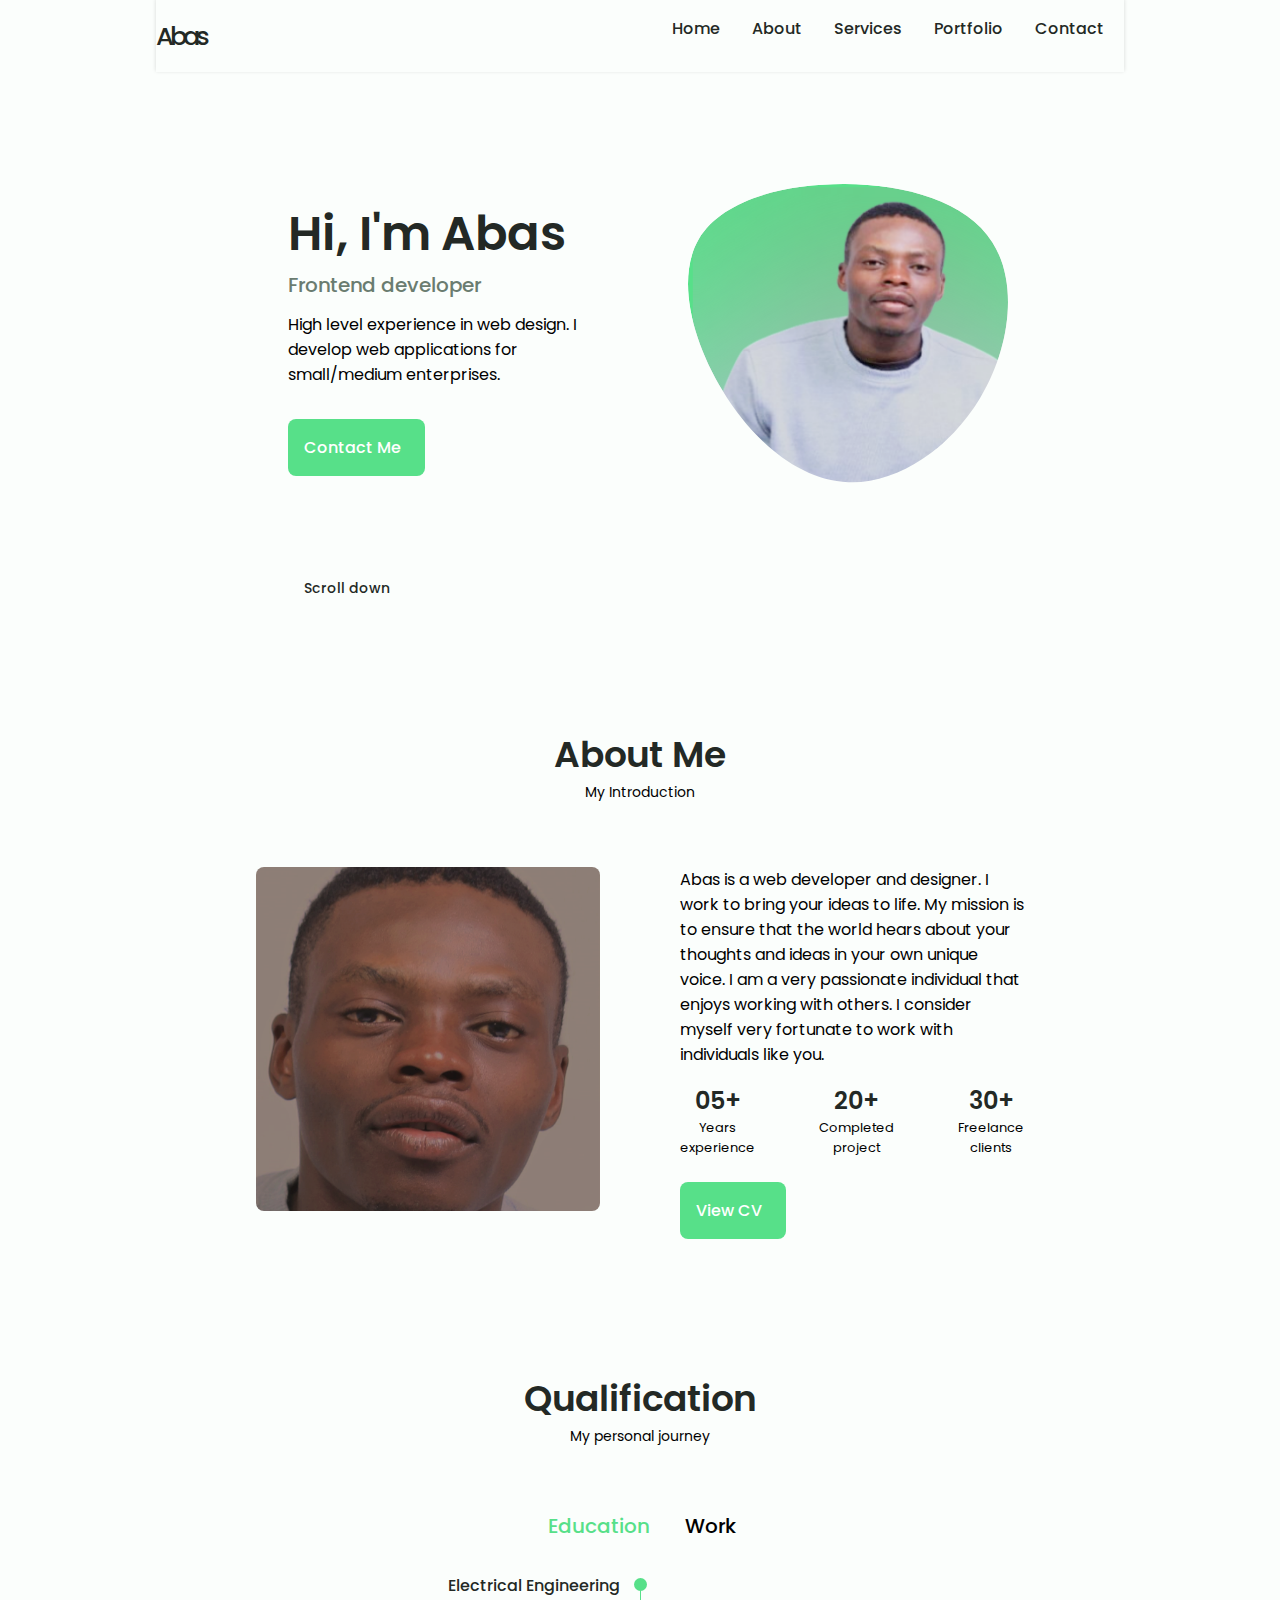
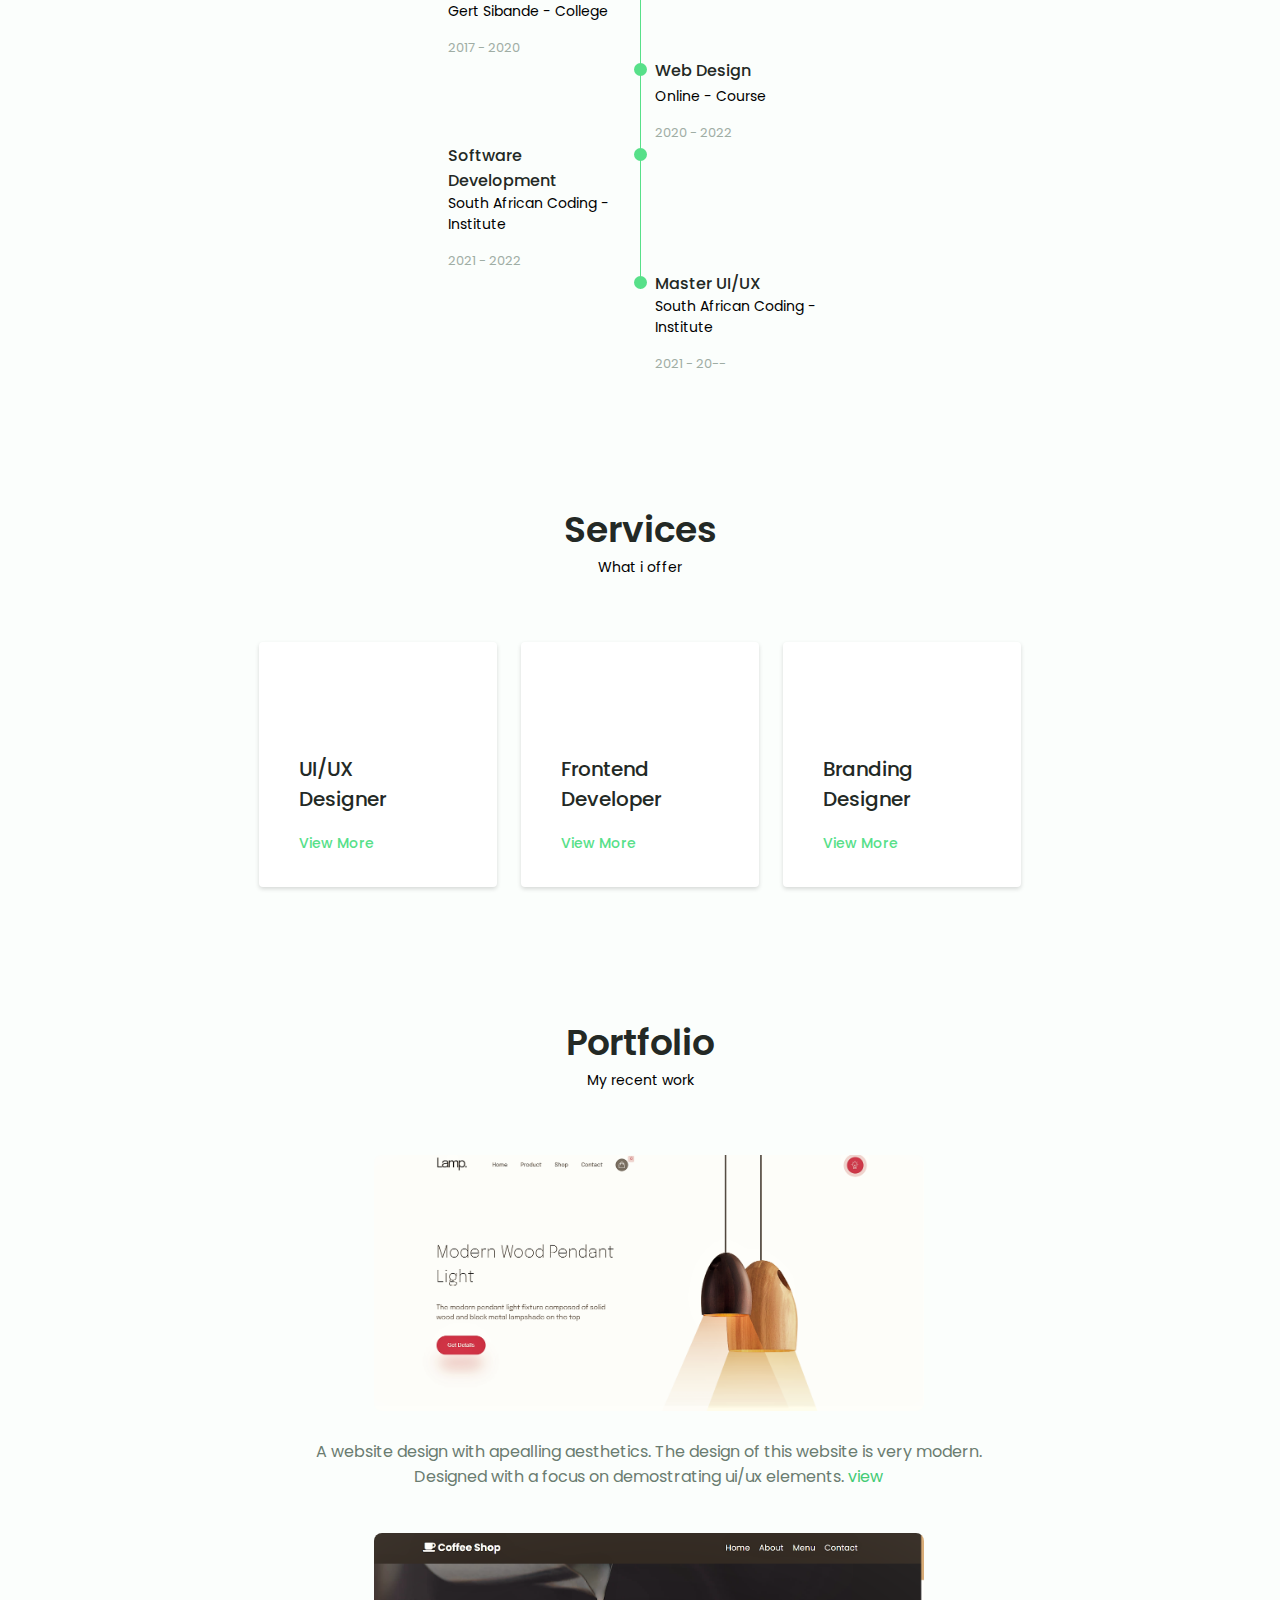
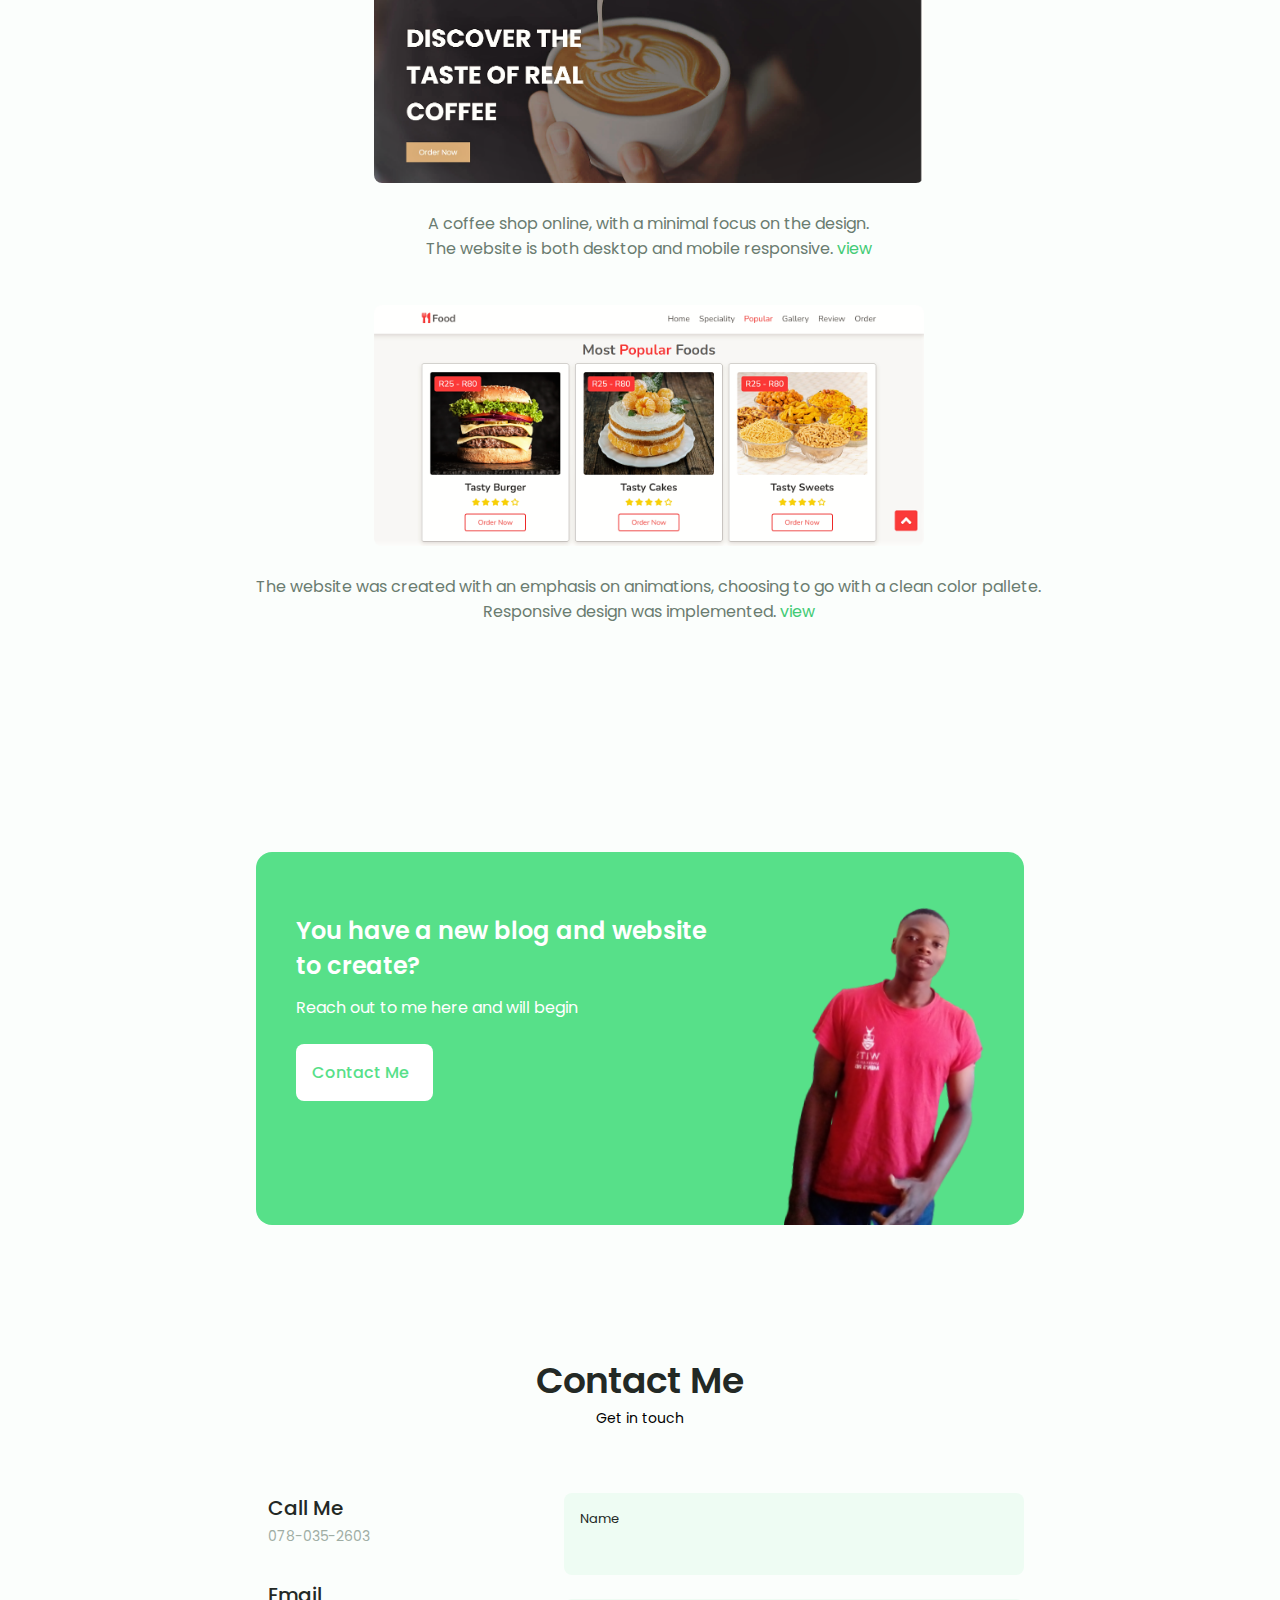
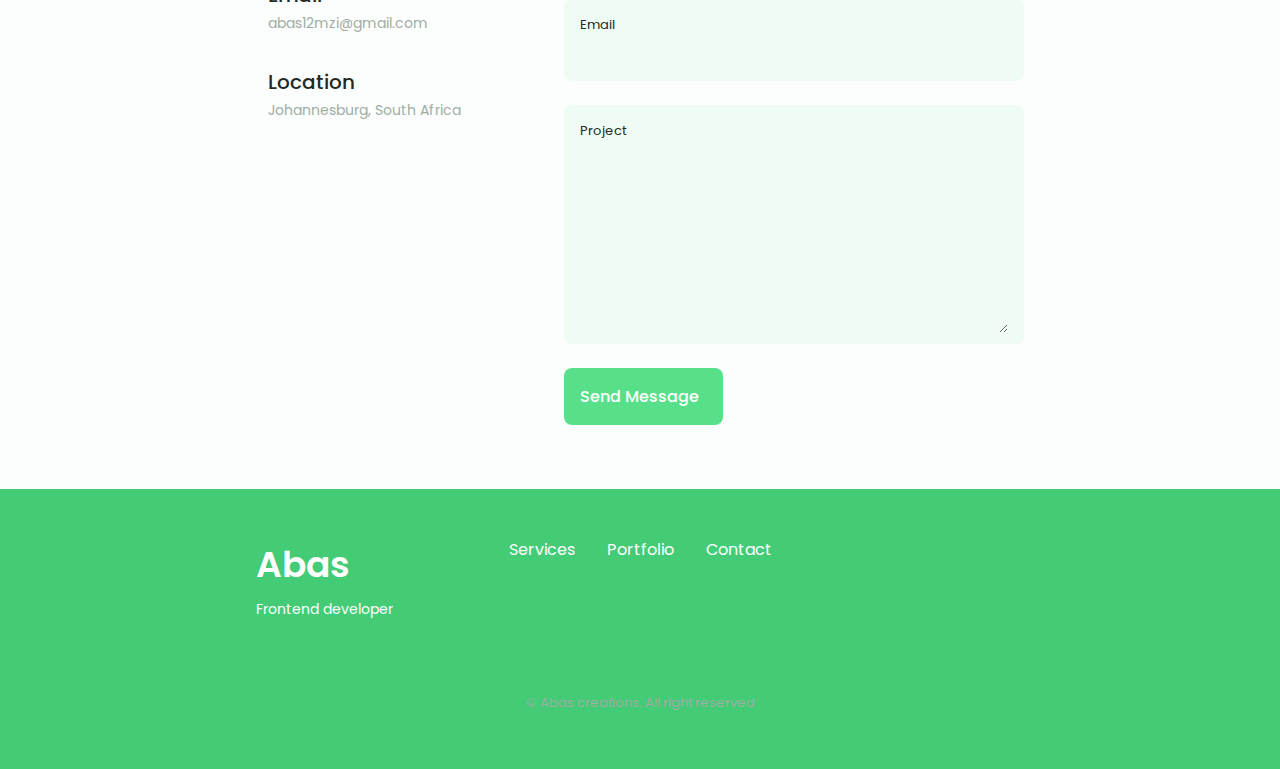
<file: index.html>
<!DOCTYPE html>
<html lang="en">
<head>
    <meta charset="UTF-8">
    <meta http-equiv="X-UA-Compatible" content="IE=edge">
    <meta name="viewport" content="width=device-width, initial-scale=1.0">
    <!-- ======================UNICONS ======================-->
    <link rel="stylesheet" href="https://unicons.iconscout.com/release/v3.0.6/css/line.css">
    <!-- ======================  CSS ======================-->
    <link rel="stylesheet" href="assets/css/styles.css">
    <title>Responsive Portfolio Website</title>
</head>
<body>
    <!---=========================== HEADER ==========================-->
    <header class="header" id="header">
        <nav class="nav container">
            <a href="#" class="nav__logo">Abas</a>

            <div class="nav__menu" id="nav-menu">
                <ul class="nav__list grid">
                    <li class="nav__item">
                        <a href="#home" class="nav__link">
                            <i class="uil uil-estate nav__icon"></i> Home
                        </a>
                    </li>
                    <li class="nav__item">
                        <a href="#about" class="nav__link">
                            <i class="uil uil-user nav__icon"></i> About
                        </a>
                    </li>
                    <li class="nav__item">
                        <a href="#services" class="nav__link">
                            <i class="uil uil-briefcase-alt nav__icon"></i> Services
                        </a>
                    </li>
                    <li class="nav__item">
                        <a href="#portfolio" class="nav__link">
                            <i class="uil uil-briefcase-alt nav__icon"></i> Portfolio
                        </a>
                    </li>
                    <li class="nav__item">
                        <a href="#contact" class="nav__link">
                            <i class="uil uil-message nav__icon"></i> Contact
                        </a>
                    </li>
                </ul>
                <i class="uil uil-times nav__close" id="nav-close"></i>
            </div>

            <div class="nav__btn">
                <div class="nav__toggle" id="nav-toggle">
                    <i class="uil uil-apps"></i>
                </div>
            </div>
        </nav>
    </header>
    <!---=========================== MAIN ==========================-->
    <main class="main">
        <!--======================= HOME ===========================-->
        <section class="home section" id="home">
            <div class="home__container container grid">
                <div class="home__content grid">
                    <div class="home__social">
                        <a href="https://www.linkedin.com" target="_blank" class="home__social-icon">
                            <i class="uil uil-linkedin-alt"></i>
                        </a>
                        <a href="https://twitter.com" target="_blank" class="home__social-icon">
                            <i class="uil uil-twitter-alt"></i>
                        </a>
                        <a href="https://web.facebook.com" target="_blank" class="home__social-icon">
                            <i class="uil uil-facebook-messenger-alt"></i>
                        </a>
                    </div>
                    <div class="home__img">
                        <!-- Blob svg class = home__blob-->
                        <!-- Image inside the svg class = home__blob-img  insert @ xlink:href= "assets/img/perfil.png" && x='12' y= '18'-->
                        <svg class="home__blob" viewBox="0 0 200 187" xmlns="http://www.w3.org/2000/svg" xmlns:xlink="http://www.w3.org/1999/xlink">
                            <mask id="mask0" mask-type="alpha">
                                <path d="M190.312 36.4879C206.582 62.1187 201.309 102.826 182.328 134.186C163.346 165.547 
                                130.807 187.559 100.226 186.353C69.6454 185.297 41.0228 161.023 21.7403 129.362C2.45775 
                                97.8511 -7.48481 59.1033 6.67581 34.5279C20.9871 10.1032 59.7028 -0.149132 97.9666 
                                0.00163737C136.23 0.303176 174.193 10.857 190.312 36.4879Z"/>
                            </mask>
                            <g mask="url(#mask0)">
                                <path d="M190.312 36.4879C206.582 62.1187 201.309 102.826 182.328 134.186C163.346 
                                165.547 130.807 187.559 100.226 186.353C69.6454 185.297 41.0228 161.023 21.7403 
                                129.362C2.45775 97.8511 -7.48481 59.1033 6.67581 34.5279C20.9871 10.1032 59.7028 
                                -0.149132 97.9666 0.00163737C136.23 0.303176 174.193 10.857 190.312 36.4879Z"/>
                                <image class="home__blob-img" x="3" y="2" xlink:href="assets/img/perfil2.png"/>
                            </g>
                        </svg>  
                    </div>
                    <div class="home__data">
                        <h1 class="home__title">Hi, I'm Abas</h1>
                        <h3 class="home__subtitle">Frontend developer</h3>
                        <p class="home__description">High level experience in web design. I develop web applications for<br>
                           small/medium enterprises.
                        </p>
                        <a href="#contact" class="button button--flex">
                           Contact Me <i class="uil uil-message button__icon"></i>
                        </a>
                    </div>
                </div>
                <div class="home__scroll">
                    <a href="#about" class="home__scroll-button button--flex">
                        <i class="uil uil-mouse-alt home__scroll-mouse"></i>
                        <span class="home__scroll-name">Scroll down</span>
                        <i class="uil uil-arrow-down home__scroll-arrow"></i>
                    </a>
                </div>
            </div>
        </section>
        <!--======================= ABOUT ===========================-->
        <section class="about section" id="about">
            <h2 class="section__title">About Me</h2>
            <span class="section__subtitle">My Introduction</span>

            <div class="about__container container grid">
                <img src="assets/img/about2.png" alt="" class="about__img">

                <div class="about__data">
                    <p class="about__description"> Abas is a web developer and designer. I work to bring your ideas to life. My mission is
                    to ensure that the world hears about your thoughts and ideas in your own unique voice. I am a very passionate individual
                    that enjoys working with others. I consider myself very fortunate to work with individuals like you. 
                    </p>
                    <div class="about__info">
                        <div>
                            <span class="about__info-title">05+</span>
                            <span class="about__info-name">Years <br> experience</span>
                        </div>
                        <div>
                            <span class="about__info-title">20+</span>
                            <span class="about__info-name">Completed <br> project</span>
                        </div>
                        <div>
                            <span class="about__info-title">30+</span>
                            <span class="about__info-name">Freelance <br> clients</span>
                        </div>
                    </div>
                    <div class="about__buttons">
                        <a href="assets/pdf/CV/CV.html" class="button button--flex">
                           View CV <i class="uil uil-download-alt button__icon"></i>
                        </a>
                    </div>
                </div>
            </div>
        </section>
        <!--======================= SKILLS ===========================-->
        <!--======================= QUALIFICATION ===========================-->
        <section class="qualification section">
            <h2 class="section__title">Qualification</h2>
            <span class="section__subtitle">My personal journey</span>

            <div class="qualification__container container">
                <div class="qualification__tabs">
                    <div class="qualification__button button--flex qualification__active" data-target="#education">
                        <i class="uil uil-graduation-cap qualification__icon"></i>
                        Education
                    </div>

                    <div class="qualification__button button--flex" data-target="#work">
                        <i class="uil uil-briefcase-alt qualification__icon"></i>
                        Work
                    </div>
                </div>
                <div class="qualification__sections">
                           <!--======================= QUALIFICATION CONTENT 1 ===========================-->
                      <div class="qualification__content qualification__active" data-content="" id="education">
                              <!--======================= QUALIFICATION 1 ===========================-->
                            <div class="qualification__data">
                                <div>
                                    <h3 class="qualification__title">Electrical Engineering</h3>
                                    <span class="qualification__subtitle">Gert Sibande - College</span>
                                    <div class="qualification__calender">
                                        <i class="uil uil-calender-alt"></i>
                                        2017 - 2020
                                    </div>
                                </div>

                                <div>
                                    <span class="qualification__rounder"></span>
                                    <span class="qualification__line"></span>
                                </div>
                            </div>
                               <!--======================= QUALIFICATION 2 ===========================-->
                               <div class="qualification__data">
                                <div></div>
                                
                                <div>
                                    <span class="qualification__rounder"></span>
                                    <span class="qualification__line"></span>
                                </div>

                                <div>
                                    <h3 class="qualification__title">Web Design</h3>
                                    <span class="qualification__subtitle">Online - Course </span>
                                    <div class="qualification__calender">
                                        <i class="uil uil-calender-alt"></i>
                                        2020 - 2022
                                    </div>
                                </div>

                            </div>
                               <!--======================= QUALIFICATION 3 ===========================-->
                               <div class="qualification__data">
                                <div>
                                    <h3 class="qualification__title">Software Development</h3>
                                    <span class="qualification__subtitle">South African Coding - Institute</span>
                                    <div class="qualification__calender">
                                        <i class="uil uil-calender-alt"></i>
                                        2021 - 2022
                                    </div>
                                </div>

                                <div>
                                    <span class="qualification__rounder"></span>
                                    <span class="qualification__line"></span>
                                </div>
                            </div>
                               <!--======================= QUALIFICATION 4 ===========================-->
                               <div class="qualification__data">
                                <div></div>

                                <div>
                                    <span class="qualification__rounder"></span>
                                   <!--<span class="qualification__line"></span>--> 
                                </div>

                                <div>
                                    <h3 class="qualification__title">Master UI/UX</h3>
                                    <span class="qualification__subtitle">South African Coding - Institute</span>
                                    <div class="qualification__calender">
                                        <i class="uil uil-calender-alt"></i>
                                        2021 - 20--
                                    </div>
                                </div>
                            </div>
                      </div>
                            <!--======================= QUALIFICATION CONTENT 2 ===========================-->
                      <div class="qualification__content" data-content="" id="work">
                              <!--======================= QUALIFICATION 1 ===========================-->
                            <div class="qualification__data">
                                <div>
                                    <h3 class="qualification__title">Software Engineer</h3>
                                    <span class="qualification__subtitle">Bantu - StillWater Inc.</span>
                                    <div class="qualification__calender">
                                        <i class="uil uil-calender-alt"></i>
                                        2020 - 2021
                                    </div>
                                </div>

                                <div>
                                    <span class="qualification__rounder"></span>
                                    <span class="qualification__line"></span>
                                </div>
                            </div>
                               <!--======================= QUALIFICATION 2 ===========================-->
                               <div class="qualification__data">
                                <div></div>
                                
                                <div>
                                    <span class="qualification__rounder"></span>
                                    <span class="qualification__line"></span>
                                </div>

                                <div>
                                    <h3 class="qualification__title">Frontend Developer</h3>
                                    <span class="qualification__subtitle">Freelance - Work</span>
                                    <div class="qualification__calender">
                                        <i class="uil uil-calender-alt"></i>
                                        2018 - 2021
                                    </div>
                                </div>

                            </div>
                               <!--======================= QUALIFICATION 3 ===========================-->
                               <div class="qualification__data">
                                <div>
                                    <h3 class="qualification__title">UI Designer</h3>
                                    <span class="qualification__subtitle">Freelance - Work</span>
                                    <div class="qualification__calender">
                                        <i class="uil uil-calender-alt"></i>
                                        2020 - 2022
                                    </div>
                                </div>

                                <div>
                                    <span class="qualification__rounder"></span>
                                    <!-- <span class="qualification__line"></span> -->
                                </div>
                            </div>
                      </div>
                </div>
            </div>
        </section>
        <!--======================= SERVICES ===========================-->
        <section class="services section" id="services">
            <h2 class="section__title">Services</h2>
            <span class="section__subtitle">What i offer</span>

            <div class="services__container container grid">
                <!--============ SERVICES 1 ==========-->
                <div class="services__content">
                    <div>
                        <i class="uil uil-web-grid services__icon"></i>
                        <h3 class="services__title">UI/UX <br> Designer</h3>
                    </div>

                    <span class="button button--flex button--small button--link services__button">
                        View More
                        <i class="uil uil-arrow-right button__icon"></i>
                    </span>

                    <div class="services__modal">
                        <div class="services__modal-content">
                            <h4 class="services__modal-title">UI/UX <br> Designer</h4>
                            <i class="uil uil-times services__modal-close"></i>

                            <ul class="services__modal-services grid">
                                <li class="services__modal-service">
                                    <i class="uil uil-check-circle services__modal-icon"></i>
                                    <p>Development of the user interface.</p>
                                </li>
                                <li class="services__modal-service">
                                    <i class="uil uil-check-circle services__modal-icon"></i>
                                    <p>The design and implementation of the structure of the web pages.</p>
                                </li>
                                <li class="services__modal-service">
                                    <i class="uil uil-check-circle services__modal-icon"></i>
                                    <p>The creation of user elements for interaction.</p>
                                </li>
                                <li class="services__modal-service">
                                    <i class="uil uil-check-circle services__modal-icon"></i>
                                    <p>The design and planning of company brands.</p>
                                </li>
                            </ul>
                        </div>
                    </div>
                </div>
                <!--============ SERVICES 2 ==========-->
                <div class="services__content">
                    <div>
                        <i class="uil uil-arrow services__icon"></i>
                        <h3 class="services__title">Frontend <br> Developer</h3>
                    </div>

                    <span class="button button--flex button--small button--link services__button">
                        View More
                        <i class="uil uil-arrow-right button__icon"></i>
                    </span>

                    <div class="services__modal">
                        <div class="services__modal-content">
                            <h4 class="services__modal-title">Frontend <br> Developer</h4>
                            <i class="uil uil-times services__modal-close"></i>

                            <ul class="services__modal-services grid">
                                <li class="services__modal-service">
                                    <i class="uil uil-check-circle services__modal-icon"></i>
                                    <p>Writing code for web applications.</p>
                                </li>
                                <li class="services__modal-service">
                                    <i class="uil uil-check-circle services__modal-icon"></i>
                                    <p>Optimization of website perfomance.</p>
                                </li>
                                <li class="services__modal-service">
                                    <i class="uil uil-check-circle services__modal-icon"></i>
                                    <p>Ensuring the user can interact with elements in the web with ease and intuitive feel.</p>
                                </li>
                            </ul>
                        </div>
                    </div>
                </div>
                <!--============ SERVICES 3 ==========-->
                <div class="services__content">
                    <div>
                        <i class="uil uil-pen services__icon"></i>
                        <h3 class="services__title">Branding <br> Designer</h3>
                    </div>

                    <span class="button button--flex button--small button--link services__button">
                        View More
                        <i class="uil uil-arrow-right button__icon"></i>
                    </span>

                    <div class="services__modal">
                        <div class="services__modal-content">
                            <h4 class="services__modal-title">Branding <br> Designer</h4>
                            <i class="uil uil-times services__modal-close"></i>

                            <ul class="services__modal-services grid">
                                <li class="services__modal-service">
                                    <i class="uil uil-check-circle services__modal-icon"></i>
                                    <p>Creations of Logos for Blogs and websites.</p>
                                </li>
                                <li class="services__modal-service">
                                    <i class="uil uil-check-circle services__modal-icon"></i>
                                    <p>Content writing and creation.</p>
                                </li>
                                <li class="services__modal-service">
                                    <i class="uil uil-check-circle services__modal-icon"></i>
                                    <p>SEO Optimazation.</p>
                                </li>
                                <li class="services__modal-service">
                                    <i class="uil uil-check-circle services__modal-icon"></i>
                                    <p>Ads for marketing and advertising.</p>
                                </li>
                            </ul>
                        </div>
                    </div>
                </div>
            </div>
        </section>
        <section class="portfolio section" id="portfolio">
            <h3 class="section__title">Portfolio</h3>
            <span class="section__subtitle">My recent work</span>

            <div class="portfolio__content container">
                <div class="flex grid">  
                    <img src="assets/img/pandentLight (2).png">
                <p>A website design with apealling aesthetics. The design of this website is very modern.<br> Designed with a focus on demostrating
                    ui/ux elements.<a href="Portfolio/Project Pandent Light/pandent.html"> view
                </a></p>
                </div>
                <div class="flex grid">  
                    <img src="assets/img/Coffee (2).png">
                <p>A coffee shop online, with a minimal focus on the design.<br> The website is both desktop and mobile responsive.<a href="Portfolio/Coffee Website/coffee.html"> view
                </a></p>
                </div>
                <div class="flex grid">
                    <img src="assets/img/foodStore (2).png">
                <p>The website was created with an emphasis on animations, choosing to go with a clean color pallete.<br>
                    Responsive design was implemented.<a href="Portfolio/food website/food.html"> view
                </a></p>
                </div>
            </div>
        </section>
        <!--======================= PROJECT IN MIND ===========================-->
        <section class="project section">
            <div class="project__bg">
                <div class="project__container container grid">
                    <div class="project__data">
                        <h2 class="project__title">You have a new blog and website to create?</h2>
                        <p class="project__description">Reach out to me here and will begin</p>
                        <a href="#contact" class="button button--flex button--white">
                            Contact Me
                            <i class="uil uil-message project__icon button__icon"></i>
                        </a>
                    </div>

                    <img src="assets/img/Projct2.png" alt="" class="project__img">
                </div>
            </div>
        </section>
        <!--======================= CONTACT ME ===========================-->
        <section class="contact section" id="contact">
            <h2 class="section__title">Contact Me</h2>
            <span class="section__subtitle">Get in touch</span>

            <div class="contact__container container grid">
                <div>
                    <div class="contact__information">
                        <i class="uil uil-phone contact__icon"></i>

                        <div>
                            <h3 class="contact__title">Call Me</h3>
                            <span class="contact__subtitle">078-035-2603</span>
                        </div>
                    </div>

                    <div class="contact__information">
                        <i class="uil uil-envelope contact__icon"></i>

                        <div>
                            <h3 class="contact__title">Email</h3>
                            <span class="contact__subtitle">abas12mzi@gmail.com</span>
                        </div>
                    </div>

                    <div class="contact__information">
                        <i class="uil uil-map-marker contact__icon"></i>

                        <div>
                            <h3 class="contact__title">Location</h3>
                            <span class="contact__subtitle">Johannesburg, South Africa</span>
                        </div>
                    </div>
                </div>
                <form class="contact__form grid" id="contact-form">
                    <div class="contact__inputs grid">
                        <div class="contact__content">
                            <label for="name" class="contact__label">Name</label>
                            <input type="text" class="contact__input">
                        </div>
                        <div class="contact__content">
                            <label for="email" class="contact__label">Email</label>
                            <input type="email" class="contact__input">
                        </div>
                        <div class="contact__content">
                            <label for="project" class="contact__label">Project</label>
                            <textarea id="" cols="0" rows="7" class="contact__input"></textarea>
                        </div>
                        <div>
                            <a href="#" class="button button--flex">
                                Send Message
                                <i class="uil uil-message button__icon"></i>
                            </a>
                        </div>
                    </div>
                </form>
            </div>
        </section>
    </main>
        <!--======================= FOOTER ===========================-->
        <footer class="footer">
            <div class="footer__bg">
                <div class="footer__container container grid">
                    <div>
                        <h1 class="footer__title">Abas</h1>
                        <span class="footer__subtitle">Frontend developer</span>
                    </div>

                    <ul class="footer__links">
                        <li>
                            <a href="#services" class="footer__link">Services</a>
                        </li>
                        <li>
                            <a href="#portfolio" class="footer__link">Portfolio</a>
                        </li>
                        <li>
                            <a href="#contact" class="footer__link">Contact</a>
                        </li>
                    </ul>

                    <div class="footer__socials">
                        <a href="https://www.facebook.com/" target="_blank" class="footer__social">
                            <i class="uil uil-facebook-f"></i>
                        </a>

                        <a href="https://www.instagram.com/" target="_blank" class="footer__social">
                            <i class="uil uil-instagram"></i>
                        </a>

                        <a href="https://www.twitter.com/" target="_blank" class="footer__social">
                            <i class="uil uil-twitter"></i>
                        </a>

                    </div>
                </div>
                <p class="footer__copy">&#169; Abas creations. All right reserved</p>
            </div>
        </footer>
        <!--======================= SCROLL TOP ===========================-->
        <a href="#home" class="scrollup" id="scroll-up">
            <i class="uil uil-arrow-up scrollup__icon"></i>
        </a>

        <!-- ======================= Main js =====================-->
        <script src="assets/js/script.js"></script>
        
</body>
</html>
</file>
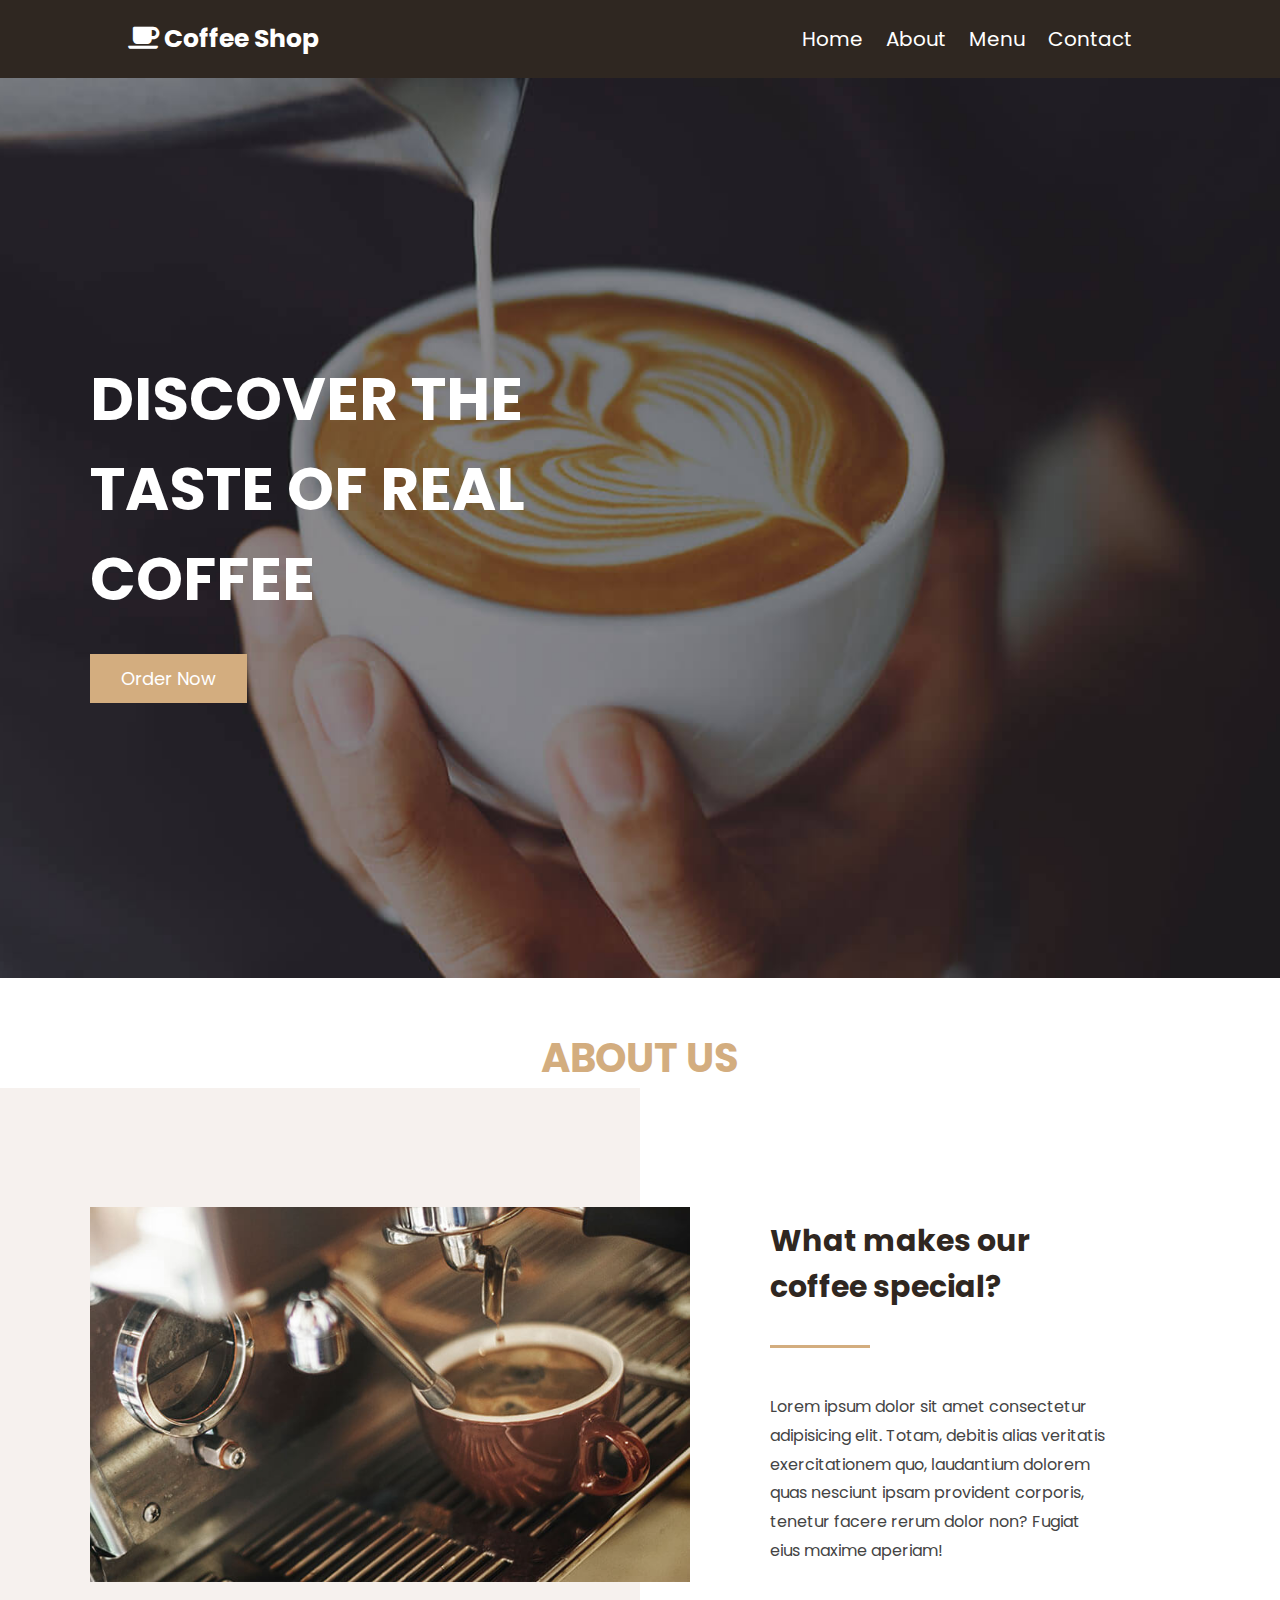
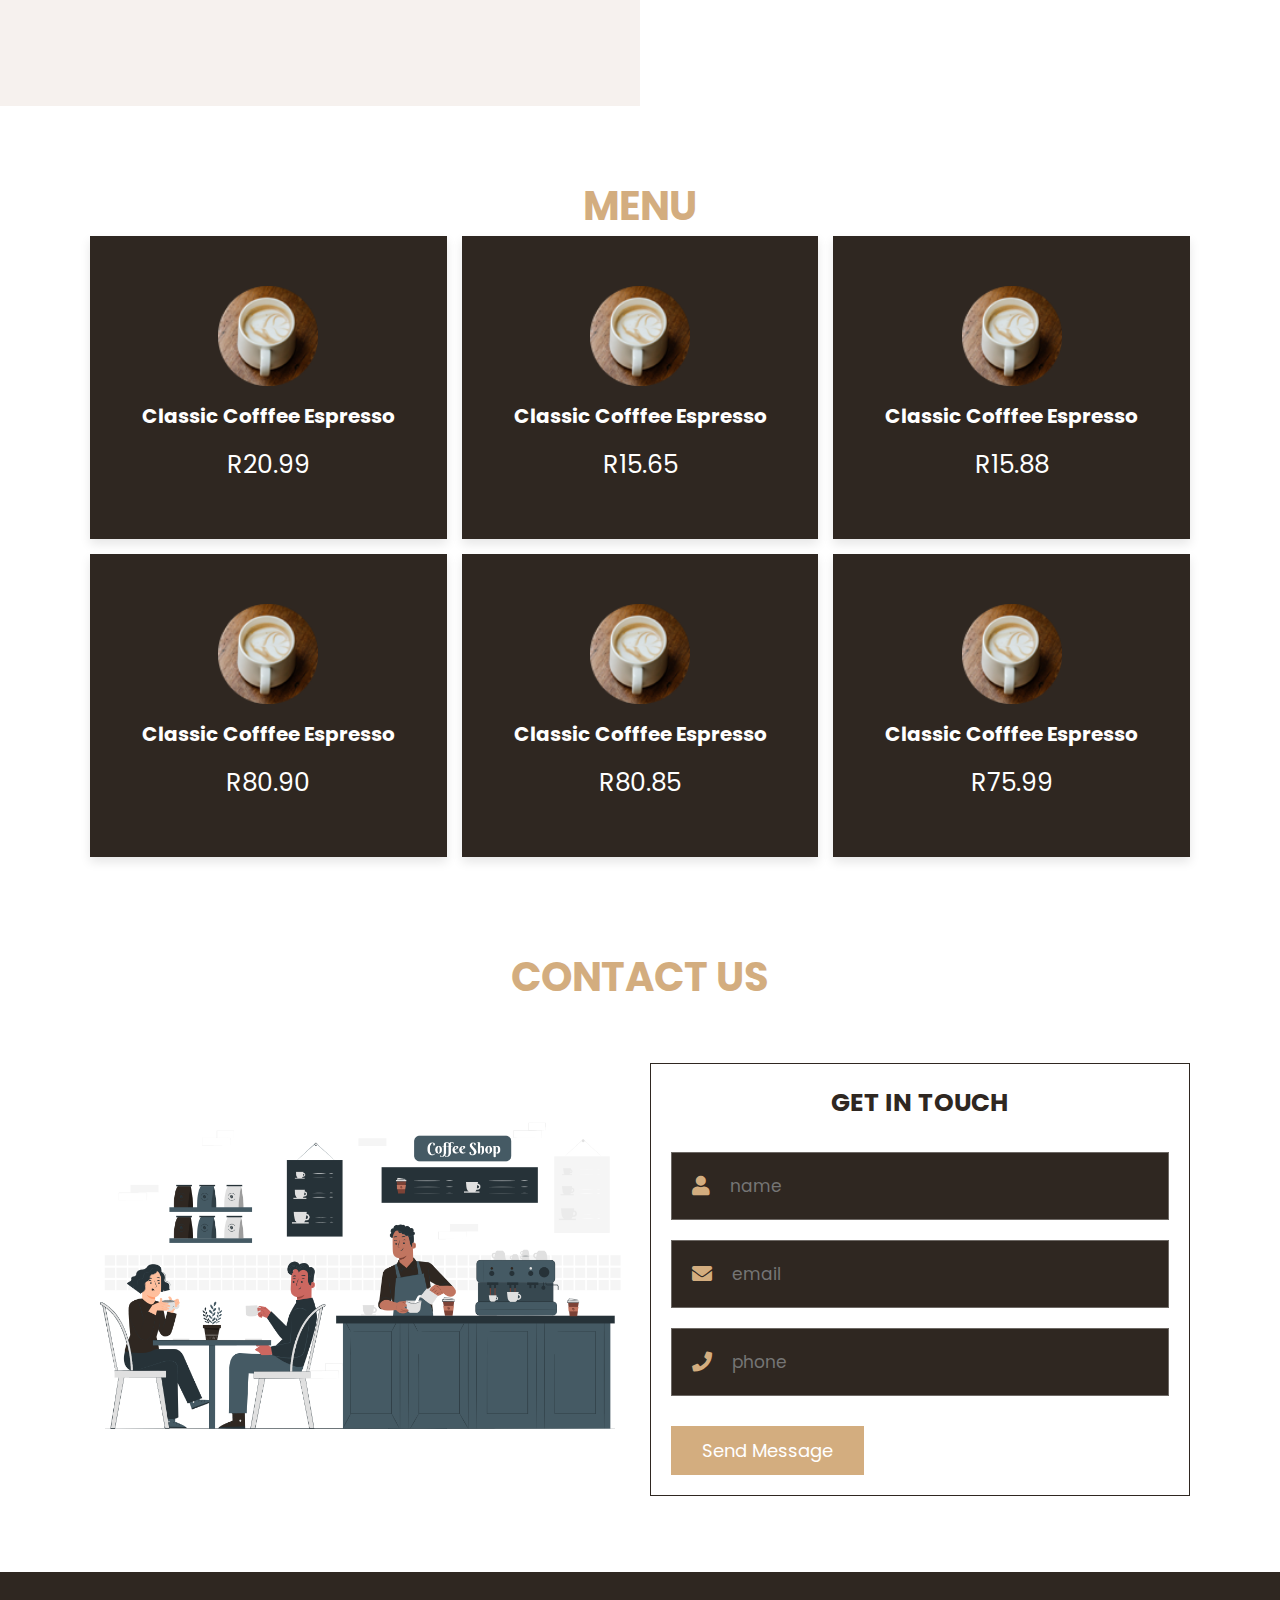
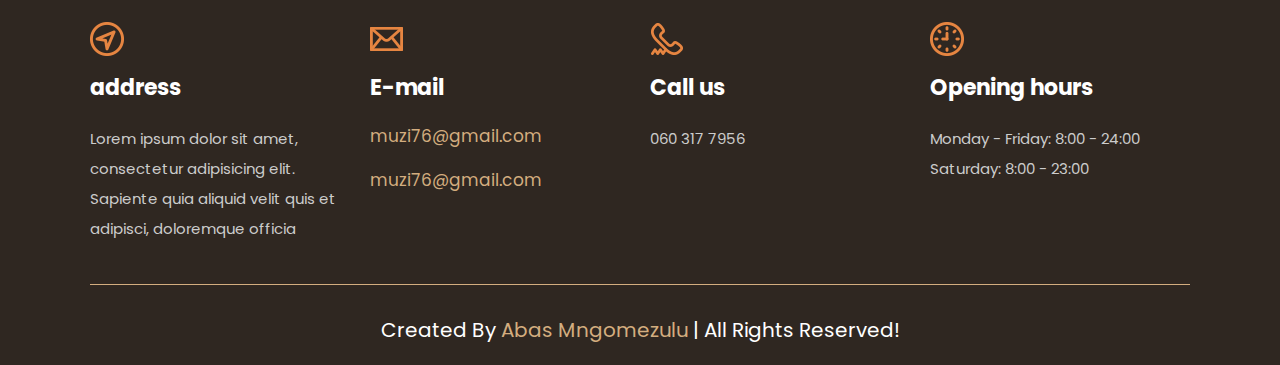
<file: Portfolio/Coffee Website/coffee.html>
<!DOCTYPE html>
<html lang="en">
<head>
    <meta charset="UTF-8">
    <meta http-equiv="X-UA-Compatible" content="IE=edge">
    <meta name="viewport" content="width=device-width, initial-scale=1.0">
    <title>Coffee Website</title>
    <!-- font awesome cdn link  -->
    <link rel="stylesheet" href="https://cdnjs.cloudflare.com/ajax/libs/font-awesome/5.15.4/css/all.min.css">
    
    <!-- Custom CSS Link -->
    <link rel="stylesheet" href="css/style.css">

</head>
<body>
    
    <header class="header">
        <a href="#" class="logo"> <i class="fas fa-coffee"></i> Coffee Shop</a>

        <nav class="navbar">
            <div id="close-navbar" class="fas fa-times"></div>
            <a href="#">home</a>
            <a href="#about">about</a>
            <a href="#menu">menu</a>
            <a href="#contact">contact</a>
        </nav>

        <div class="icons">
            <div id="menu-btn" class="fas fa-bars"></div>
        </div>

    </header>
        <!--  header -->

        <!-- Home -->

    <section class="home" id="home">

        <div class="content">
            <h3>Discover the <br> taste of real <br> coffee </h3>
            <a href="#" class="btn">Order Now</a>
        </div>

    </section>

        <!-- home -->

        <!-- About us -->

    <h1 class="heading">about us</h1>
    
    <section class="about" id="about">

        <div class="row">

            <div class="image">
                <img src="image/about.jpg" alt="about">
            </div>

            <div class="content">
                <h3>What makes our coffee special?</h3>
                <div class="line"></div>
                <p>Lorem ipsum dolor sit amet consectetur adipisicing elit. Totam, debitis alias veritatis exercitationem quo, laudantium dolorem quas nesciunt ipsam provident corporis, tenetur facere rerum dolor non? Fugiat eius maxime aperiam!</p>
            </div>

        </div>

    </section>

<!-- end -->

    <!-- Menu -->

    <section class="menu" id="menu">

        <h1 class="heading">menu</h1>

        <div class="box-container">

            <div class="box">
                <img src="image/menu-1.png" alt="">
                <h3>Classic Cofffee Espresso</h3>
                <div class="price">R20.99</div>
            </div>

            <div class="box">
                <img src="image/menu-1.png" alt="">
                <h3>Classic Cofffee Espresso</h3>
                <div class="price">R15.65</div>
            </div>

            <div class="box">
                <img src="image/menu-1.png" alt="">
                <h3>Classic Cofffee Espresso</h3>
                <div class="price">R15.88</div>
            </div>

            <div class="box">
                <img src="image/menu-1.png" alt="">
                <h3>Classic Cofffee Espresso</h3>
                <div class="price">R80.90</div>
            </div>

            <div class="box">
                <img src="image/menu-1.png" alt="">
                <h3>Classic Cofffee Espresso</h3>
                <div class="price">R80.85</div>
            </div>

            <div class="box">
                <img src="image/menu-1.png" alt="">
                <h3>Classic Cofffee Espresso</h3>
                <div class="price">R75.99</div>
            </div>

        </div>

    </section>
<!-- end -->

<!-- Contact US -->

    <section class="contact" id="contact">

        <h1 class="heading">Contact Us</h1>

        <div class="row">

            <div class="image">
                <img src="image/contact.png" alt="">
            </div>

            <form action="">
                <h3>Get in touch</h3>

                <div class="inputBox">
                    <span class="fas fa-user"></span>
                    <input type="text" placeholder="name">
                </div>

                <div class="inputBox">
                    <span class="fas fa-envelope"></span>
                    <input type="email" placeholder="email">
                </div>

                <div class="inputBox">
                    <span class="fas fa-phone"></span>
                    <input type="number" placeholder="phone">
                </div>

                <input type="submit" value="send message" class="btn">

            </form>

        </div>

    </section>

    <!-- End -->

    <!-- Footer -->

    <section class="footer">

        <div class="box-container">

            <div class="box">
                <img src="image/footer-1.png" alt="">
                <h3>address</h3>
                <p>Lorem ipsum dolor sit amet, consectetur adipisicing elit. Sapiente quia aliquid velit quis et adipisci, doloremque officia</p>
    
            </div>
    
            <div class="box">
                <img src="image/footer-2.png" alt="">
                <h3>E-mail</h3>
                <a href="#" class="link">muzi76@gmail.com</a>
                <a href="#" class="link">muzi76@gmail.com</a>
            </div>
    
            <div class="box">
                <img src="image/footer-3.png" alt="">
                <h3>Call us</h3>
                <p>060 317 7956</p>
            </div>
    
            <div class="box">
                <img src="image/footer-4.png" alt="">
                <h3>Opening hours</h3>
                <p>Monday - Friday: 8:00 - 24:00
                   <br> Saturday: 8:00 - 23:00</p>
            </div>

        </div>

        <div class="credit">created by <span>Abas Mngomezulu</span> | all rights reserved! </div>

    </section>









    <!-- Custom JS Link -->
    <script src="js/script.js"></script>
</body>
</html>
</file>
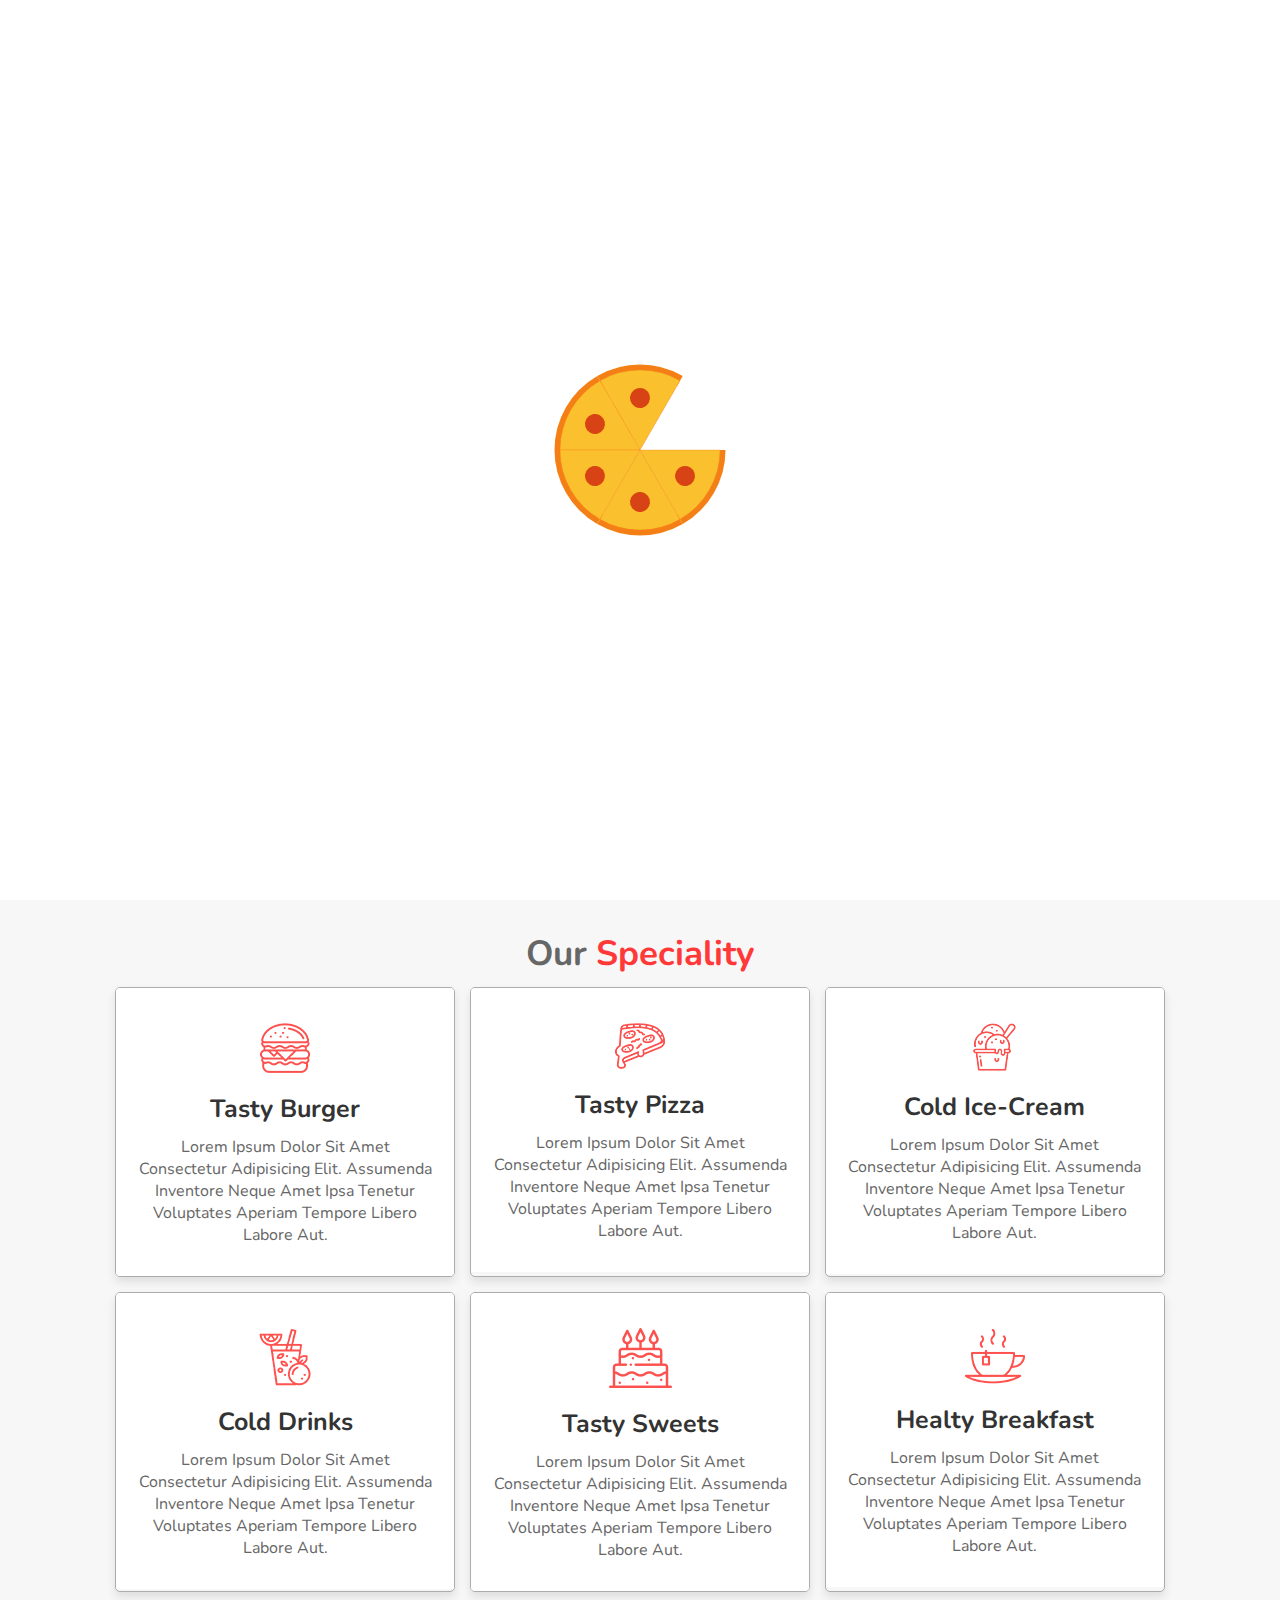
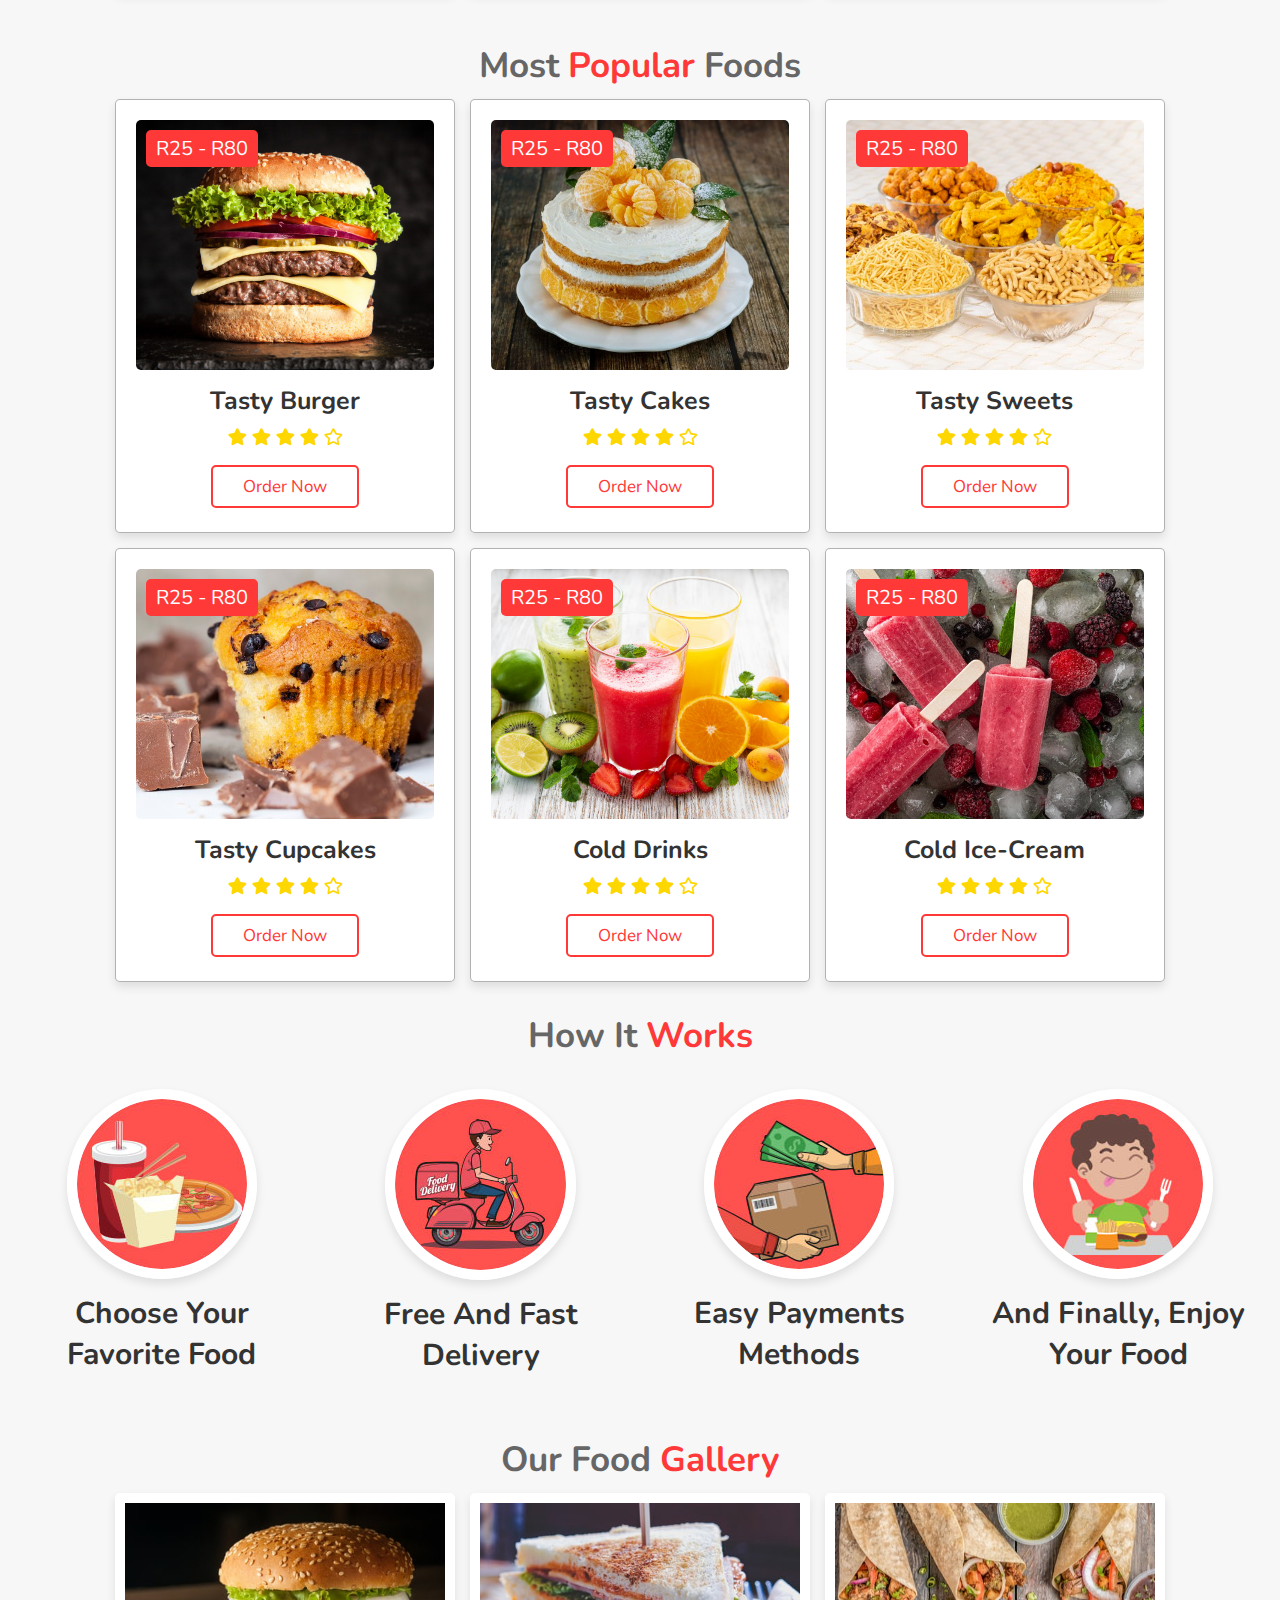
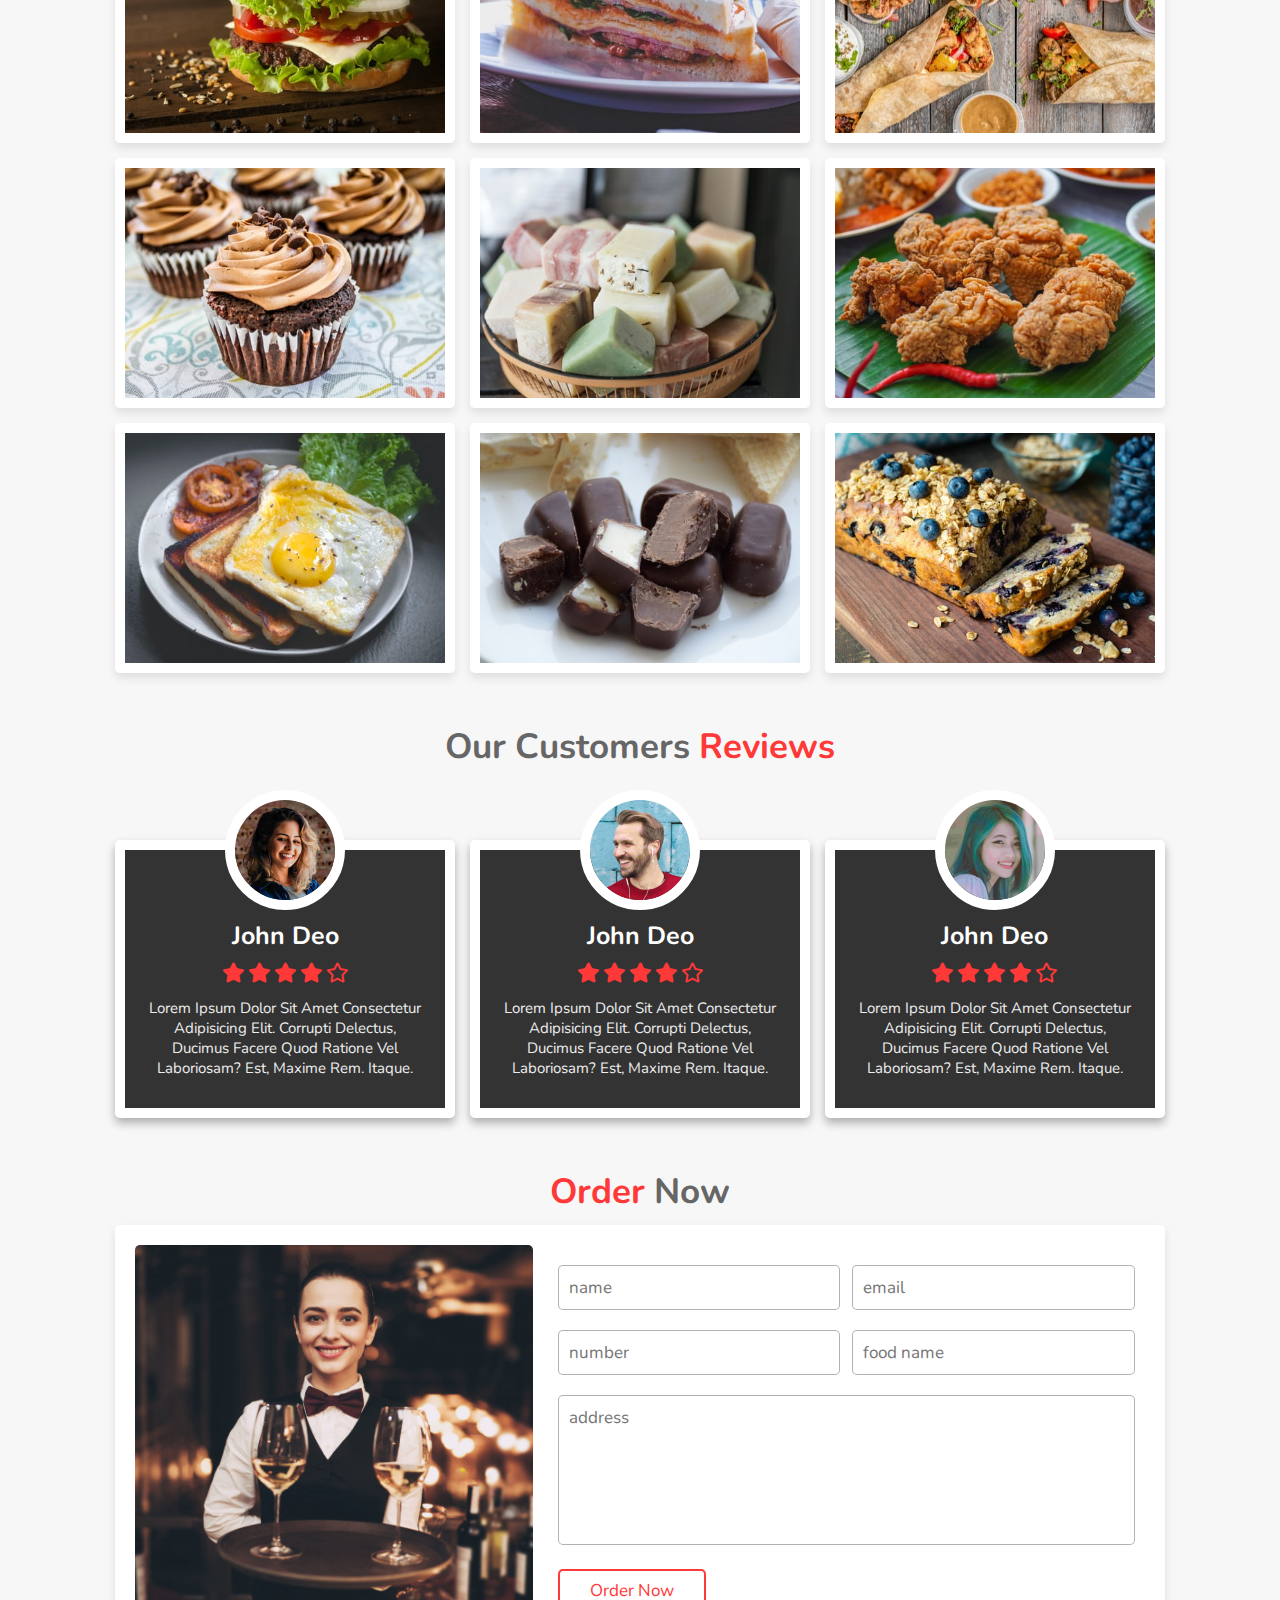
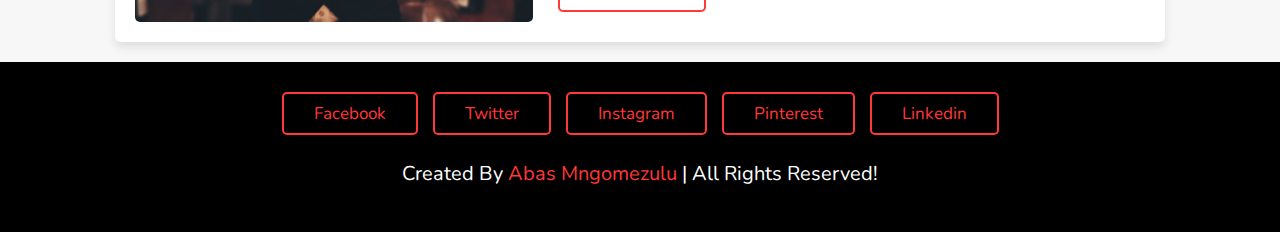
<file: Portfolio/food website/food.html>
<!DOCTYPE html>
<html lang="en">
<head>
    <meta charset="UTF-8">
    <meta name="viewport" content="width=device-width, initial-scale=1.0">
    <title>Food Website</title>

    <!-- font awesome cdn link  -->
    <link rel="stylesheet" href="https://cdnjs.cloudflare.com/ajax/libs/font-awesome/5.15.3/css/all.min.css">

    <!-- custom css file link  -->
    <link rel="stylesheet" href="css/style.css">

</head>
<body>
    
<!-- header section starts  -->

<header>

    <a href="#" class="logo"><i class="fas fa-utensils"></i>food</a>

    <div id="menu-bar" class="fas fa-bars"></div>

    <nav class="navbar">
        <a href="#home">home</a>
        <a href="#speciality">speciality</a>
        <a href="#popular">popular</a>
        <a href="#gallery">gallery</a>
        <a href="#review">review</a>
        <a href="#order">order</a>
    </nav>

</header>

<!-- header section ends -->

<!-- home section starts  -->

<section class="home" id="home">

    <div class="content">
        <h3>food made with love</h3>
        <p>Lorem ipsum dolor sit, amet consectetur adipisicing elit. Voluptas accusamus tempore temporibus rem amet laudantium animi optio voluptatum. Natus obcaecati unde porro nostrum ipsam itaque impedit incidunt rem quisquam eos!</p>
        <a href="#" class="btn">order now</a>
    </div>

    <div class="image">
        <img src="images/home-img.png" alt="">
    </div>

</section>

<!-- home section ends -->

<!-- speciality section starts  -->

<section class="speciality" id="speciality">

    <h1 class="heading"> our <span>speciality</span> </h1>

    <div class="box-container">

        <div class="box">
            <img class="image" src="images/s-img-1.jpg" alt="">
            <div class="content">
                <img src="images/s-1.png" alt="">
                <h3>tasty burger</h3>
                <p>Lorem ipsum dolor sit amet consectetur adipisicing elit. Assumenda inventore neque amet ipsa tenetur voluptates aperiam tempore libero labore aut.</p>
            </div>
        </div>
        <div class="box">
            <img class="image" src="images/s-img-2.jpg" alt="">
            <div class="content">
                <img src="images/s-2.png" alt="">
                <h3>tasty pizza</h3>
                <p>Lorem ipsum dolor sit amet consectetur adipisicing elit. Assumenda inventore neque amet ipsa tenetur voluptates aperiam tempore libero labore aut.</p>
            </div>
        </div>
        <div class="box">
            <img class="image" src="images/s-img-3.jpg" alt="">
            <div class="content">
                <img src="images/s-3.png" alt="">
                <h3>cold ice-cream</h3>
                <p>Lorem ipsum dolor sit amet consectetur adipisicing elit. Assumenda inventore neque amet ipsa tenetur voluptates aperiam tempore libero labore aut.</p>
            </div>
        </div>
        <div class="box">
            <img class="image" src="images/s-img-4.jpg" alt="">
            <div class="content">
                <img src="images/s-4.png" alt="">
                <h3>cold drinks</h3>
                <p>Lorem ipsum dolor sit amet consectetur adipisicing elit. Assumenda inventore neque amet ipsa tenetur voluptates aperiam tempore libero labore aut.</p>
            </div>
        </div>
        <div class="box">
            <img class="image" src="images/s-img-5.jpg" alt="">
            <div class="content">
                <img src="images/s-5.png" alt="">
                <h3>tasty sweets</h3>
                <p>Lorem ipsum dolor sit amet consectetur adipisicing elit. Assumenda inventore neque amet ipsa tenetur voluptates aperiam tempore libero labore aut.</p>
            </div>
        </div>
        <div class="box">
            <img class="image" src="images/s-img-6.jpg" alt="">
            <div class="content">
                <img src="images/s-6.png" alt="">
                <h3>healty breakfast</h3>
                <p>Lorem ipsum dolor sit amet consectetur adipisicing elit. Assumenda inventore neque amet ipsa tenetur voluptates aperiam tempore libero labore aut.</p>
            </div>
        </div>

    </div>

</section>

<!-- speciality section ends -->

<!-- popular section starts  -->

<section class="popular" id="popular">

    <h1 class="heading"> most <span>popular</span> foods </h1>

    <div class="box-container">

        <div class="box">
            <span class="price"> R25 - R80 </span>
            <img src="images/p-1.jpg" alt="">
            <h3>tasty burger</h3>
            <div class="stars">
                <i class="fas fa-star"></i>
                <i class="fas fa-star"></i>
                <i class="fas fa-star"></i>
                <i class="fas fa-star"></i>
                <i class="far fa-star"></i>
            </div>
            <a href="#" class="btn">order now</a>
        </div>
        <div class="box">
            <span class="price">R25 - R80 </span>
            <img src="images/p-2.jpg" alt="">
            <h3>tasty cakes</h3>
            <div class="stars">
                <i class="fas fa-star"></i>
                <i class="fas fa-star"></i>
                <i class="fas fa-star"></i>
                <i class="fas fa-star"></i>
                <i class="far fa-star"></i>
            </div>
            <a href="#" class="btn">order now</a>
        </div>
        <div class="box">
            <span class="price"> R25 - R80 </span>
            <img src="images/p-3.jpg" alt="">
            <h3>tasty sweets</h3>
            <div class="stars">
                <i class="fas fa-star"></i>
                <i class="fas fa-star"></i>
                <i class="fas fa-star"></i>
                <i class="fas fa-star"></i>
                <i class="far fa-star"></i>
            </div>
            <a href="#" class="btn">order now</a>
        </div>
        <div class="box">
            <span class="price"> R25 - R80 </span>
            <img src="images/p-4.jpg" alt="">
            <h3>tasty cupcakes</h3>
            <div class="stars">
                <i class="fas fa-star"></i>
                <i class="fas fa-star"></i>
                <i class="fas fa-star"></i>
                <i class="fas fa-star"></i>
                <i class="far fa-star"></i>
            </div>
            <a href="#" class="btn">order now</a>
        </div>
        <div class="box">
            <span class="price"> R25 - R80 </span>
            <img src="images/p-5.jpg" alt="">
            <h3>cold drinks</h3>
            <div class="stars">
                <i class="fas fa-star"></i>
                <i class="fas fa-star"></i>
                <i class="fas fa-star"></i>
                <i class="fas fa-star"></i>
                <i class="far fa-star"></i>
            </div>
            <a href="#" class="btn">order now</a>
        </div>
        <div class="box">
            <span class="price"> R25 - R80 </span>
            <img src="images/p-6.jpg" alt="">
            <h3>cold ice-cream</h3>
            <div class="stars">
                <i class="fas fa-star"></i>
                <i class="fas fa-star"></i>
                <i class="fas fa-star"></i>
                <i class="fas fa-star"></i>
                <i class="far fa-star"></i>
            </div>
            <a href="#" class="btn">order now</a>
        </div>

    </div>

</section>

<!-- popular section ends -->

<!-- steps section starts  -->

<div class="step-container">

    <h1 class="heading">how it <span>works</span></h1>

    <section class="steps">

        <div class="box">
            <img src="images/step-1.jpg" alt="">
            <h3>choose your favorite food</h3>
        </div>
        <div class="box">
            <img src="images/step-2.jpg" alt="">
            <h3>free and fast delivery</h3>
        </div>
        <div class="box">
            <img src="images/step-3.jpg" alt="">
            <h3>easy payments methods</h3>
        </div>
        <div class="box">
            <img src="images/step-4.jpg" alt="">
            <h3>and finally, enjoy your food</h3>
        </div>
    
    </section>

</div>

<!-- steps section ends -->

<!-- gallery section starts  -->

<section class="gallery" id="gallery">

    <h1 class="heading"> our food <span> gallery </span> </h1>

    <div class="box-container">

        <div class="box">
            <img src="images/g-1.jpg" alt="">
            <div class="content">
                <h3>tasty food</h3>
                <p>Lorem ipsum dolor sit, amet consectetur adipisicing elit. Deleniti, ipsum.</p>
                <a href="#" class="btn">ordern now</a>
            </div>
        </div>
        <div class="box">
            <img src="images/g-2.jpg" alt="">
            <div class="content">
                <h3>tasty food</h3>
                <p>Lorem ipsum dolor sit, amet consectetur adipisicing elit. Deleniti, ipsum.</p>
                <a href="#" class="btn">ordern now</a>
            </div>
        </div>
        <div class="box">
            <img src="images/g-3.jpg" alt="">
            <div class="content">
                <h3>tasty food</h3>
                <p>Lorem ipsum dolor sit, amet consectetur adipisicing elit. Deleniti, ipsum.</p>
                <a href="#" class="btn">ordern now</a>
            </div>
        </div>
        <div class="box">
            <img src="images/g-4.jpg" alt="">
            <div class="content">
                <h3>tasty food</h3>
                <p>Lorem ipsum dolor sit, amet consectetur adipisicing elit. Deleniti, ipsum.</p>
                <a href="#" class="btn">ordern now</a>
            </div>
        </div>
        <div class="box">
            <img src="images/g-5.jpg" alt="">
            <div class="content">
                <h3>tasty food</h3>
                <p>Lorem ipsum dolor sit, amet consectetur adipisicing elit. Deleniti, ipsum.</p>
                <a href="#" class="btn">ordern now</a>
            </div>
        </div>
        <div class="box">
            <img src="images/g-6.jpg" alt="">
            <div class="content">
                <h3>tasty food</h3>
                <p>Lorem ipsum dolor sit, amet consectetur adipisicing elit. Deleniti, ipsum.</p>
                <a href="#" class="btn">ordern now</a>
            </div>
        </div>
        <div class="box">
            <img src="images/g-7.jpg" alt="">
            <div class="content">
                <h3>tasty food</h3>
                <p>Lorem ipsum dolor sit, amet consectetur adipisicing elit. Deleniti, ipsum.</p>
                <a href="#" class="btn">ordern now</a>
            </div>
        </div>
        <div class="box">
            <img src="images/g-8.jpg" alt="">
            <div class="content">
                <h3>tasty food</h3>
                <p>Lorem ipsum dolor sit, amet consectetur adipisicing elit. Deleniti, ipsum.</p>
                <a href="#" class="btn">ordern now</a>
            </div>
        </div>
        <div class="box">
            <img src="images/g-9.jpg" alt="">
            <div class="content">
                <h3>tasty food</h3>
                <p>Lorem ipsum dolor sit, amet consectetur adipisicing elit. Deleniti, ipsum.</p>
                <a href="#" class="btn">ordern now</a>
            </div>
        </div>

    </div>

</section>

<!-- gallery section ends -->

<!-- review section starts  -->

<section class="review" id="review">

    <h1 class="heading"> our customers <span>reviews</span> </h1>

    <div class="box-container">

        <div class="box">
            <img src="images/pic1.png" alt="">
            <h3>john deo</h3>
            <div class="stars">
                <i class="fas fa-star"></i>
                <i class="fas fa-star"></i>
                <i class="fas fa-star"></i>
                <i class="fas fa-star"></i>
                <i class="far fa-star"></i>
            </div>
            <p>Lorem ipsum dolor sit amet consectetur adipisicing elit. Corrupti delectus, ducimus facere quod ratione vel laboriosam? Est, maxime rem. Itaque.</p>
        </div>
        <div class="box">
            <img src="images/pic2.png" alt="">
            <h3>john deo</h3>
            <div class="stars">
                <i class="fas fa-star"></i>
                <i class="fas fa-star"></i>
                <i class="fas fa-star"></i>
                <i class="fas fa-star"></i>
                <i class="far fa-star"></i>
            </div>
            <p>Lorem ipsum dolor sit amet consectetur adipisicing elit. Corrupti delectus, ducimus facere quod ratione vel laboriosam? Est, maxime rem. Itaque.</p>
        </div>
        <div class="box">
            <img src="images/pic3.png" alt="">
            <h3>john deo</h3>
            <div class="stars">
                <i class="fas fa-star"></i>
                <i class="fas fa-star"></i>
                <i class="fas fa-star"></i>
                <i class="fas fa-star"></i>
                <i class="far fa-star"></i>
            </div>
            <p>Lorem ipsum dolor sit amet consectetur adipisicing elit. Corrupti delectus, ducimus facere quod ratione vel laboriosam? Est, maxime rem. Itaque.</p>
        </div>

    </div>

</section>

<!-- review section ends -->

<!-- order section starts  -->

<section class="order" id="order">

    <h1 class="heading"> <span>order</span> now </h1>

    <div class="row">
        
        <div class="image">
            <img src="images/order-img.jpg" alt="">
        </div>

        <form action="">

            <div class="inputBox">
                <input type="text" placeholder="name">
                <input type="email" placeholder="email">
            </div>

            <div class="inputBox">
                <input type="number" placeholder="number">
                <input type="text" placeholder="food name">
            </div>

            <textarea placeholder="address" name="" id="" cols="30" rows="10"></textarea>

            <input type="submit" value="order now" class="btn">

        </form>

    </div>

</section>

<!-- order section ends -->

<!-- footer section  -->

<section class="footer">

    <div class="share">
        <a href="#" class="btn">facebook</a>
        <a href="#" class="btn">twitter</a>
        <a href="#" class="btn">instagram</a>
        <a href="#" class="btn">pinterest</a>
        <a href="#" class="btn">linkedin</a>
    </div>

    <h1 class="credit"> created by <span> Abas Mngomezulu </span> | all rights reserved! </h1>

</section>

<!-- scroll top button  -->
<a href="#home" class="fas fa-angle-up" id="scroll-top"></a>

<!-- loader  -->
<div class="loader-container">
    <img src="images/loader.gif" alt="">
</div>




















<!-- custom js file link  -->
<script src="js/script.js"></script>


</body>
</html>
</file>
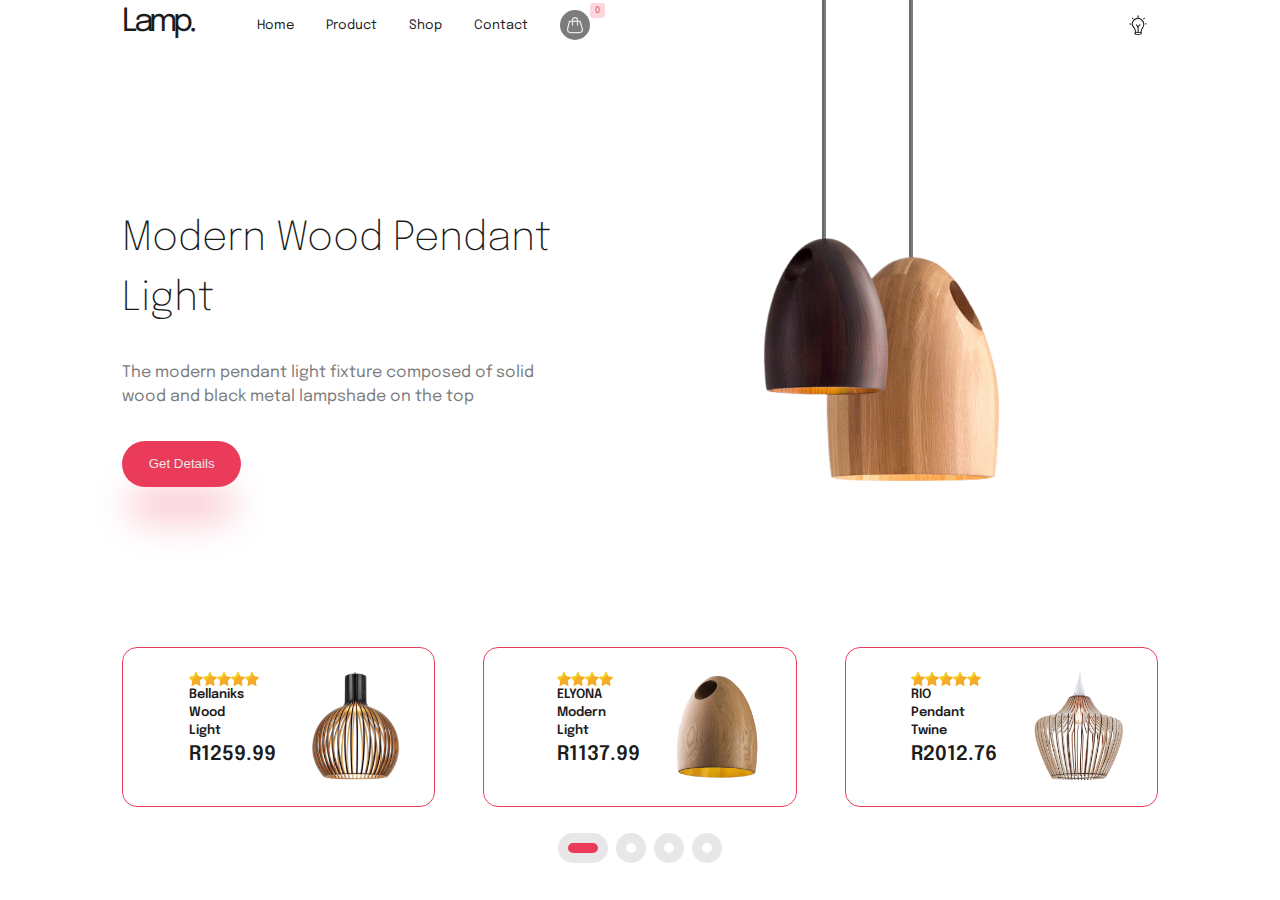
<file: Portfolio/Project Pandent Light/pandent.html>
<!DOCTYPE html>
<html lang="en">
<head>
    <meta charset="UTF-8">
    <meta http-equiv="X-UA-Compatible" content="IE=edge">
    <meta name="viewport" content="width=device-width, initial-scale=1.0">
    <link rel="stylesheet" href="style.css">
    <link rel="stylesheet"href="https://cdn.jsdelivr.net/npm/swiper@9/swiper-bundle.min.css"/>
    <title>Pandent light</title>
</head>
<body>
    <div id="page" class="site">
        <header>
            <div class="container">
                <nav>
                    <a href="#" class="trigger"><span>menu</span></a>
                    <div class="logo"><a href="#">Lamp.</a></div>
                    <ul>
                        <li><a href="#">Home</a></li>
                        <li><a href="#">Product</a></li>
                        <li><a href="#">Shop</a></li>
                        <li><a href="#">Contact</a></li>
                    </ul>
                    <div class="cart-light">
                        <a href="#" class="cart"><span class="cart-number">0</span>
                            <?xml version="1.0" ?><svg viewBox="0 0 32 32" xmlns="http://www.w3.org/2000/svg"><defs><style>.cls-1{fill:none;}</style></defs><title/><g data-name="Layer 2" id="Layer_2"><path d="M23.52,29h-15a5.48,5.48,0,0,1-5.31-6.83L6.25,9.76a1,1,0,0,1,1-.76H24a1,1,0,0,1,1,.7l3.78,12.16a5.49,5.49,0,0,1-.83,4.91A5.41,5.41,0,0,1,23.52,29ZM8,11,5.11,22.65A3.5,3.5,0,0,0,8.48,27h15a3.44,3.44,0,0,0,2.79-1.42,3.5,3.5,0,0,0,.53-3.13L23.28,11Z"/><path d="M20,17a1,1,0,0,1-1-1V8a3,3,0,0,0-6,0v8a1,1,0,0,1-2,0V8A5,5,0,0,1,21,8v8A1,1,0,0,1,20,17Z"/></g><g id="frame"><rect class="cls-1" height="32" width="32"/></g></svg>
                        </a>
                        <a href="#" class="t-light">
                            <?xml version="1.0" ?><svg id="Layer_1" style="enable-background:new 0 0 52 52;" version="1.1" viewBox="0 0 52 52" xml:space="preserve" xmlns="http://www.w3.org/2000/svg" xmlns:xlink="http://www.w3.org/1999/xlink"><style type="text/css">
                                .cls-1{fill:none;}
                            </style><g><g><g><path class="st0" d="M21.3797226,46.1735268c2.4152164-0.0039482,4.830431-0.0078926,7.2456474-0.011837     c0.9600277-0.0015678,2.0925961-0.2005043,3.0190182-0.0049324c1.923315,0.4060173,2.6846714,2.1255569,0.5259571,2.9681549     c-1.7183552,0.6707115-4.903204,0.0474281-6.7612991,0.0454597c-1.1204815-0.0011902-2.620121,0.2883186-3.6721497-0.0038948     c-0.4080162-0.0004349-0.8160324-0.0008659-1.2240486-0.001297c-1.5608978-2.2745514-1.1611443-3.3281326,1.1992607-3.1607513     c1.4451752-0.0374985,1.4508133-2.2876434,0-2.25c-2.9996185,0.0778351-6.335021,2.4657631-4.6663113,5.8027344     c0.6528645,1.3055534,1.7582302,1.7277107,3.1380482,1.8487244c3.3146343,0.2907028,6.793314,0.0307693,10.1213989,0.0196762     c3.4616966-0.0115395,6.9616089-1.3645248,5.1412773-5.6405602c-0.717823-1.6861992-2.1272011-1.8418121-3.8021336-1.8782463     c-3.4173317-0.0743408-6.846426,0.0111847-10.2646656,0.0167694     C19.9320602,43.9258919,19.9294586,46.1758957,21.3797226,46.1735268L21.3797226,46.1735268z"/></g><g><path class="st0" d="M20.5167809,45.0321541c0.0324059-4.6168327-1.1487961-9.2274323-3.7657223-13.0977268     c-0.7678871-1.1356621-1.9816628-1.9701309-2.7248001-3.1137676c-1.7751055-2.7317619-2.1001863-6.2989674-1.0833473-9.3536987     c1.4125443-4.2434855,4.8364639-6.5462742,8.5079365-8.6092043c5.5632191-3.1258669,9.9433498-0.0345106,14.0005493,3.9108381     c3.4522018,3.357029,4.9667358,7.0109043,4.1708412,11.848156c-0.6304932,3.8319607-3.0163612,6.411314-4.7207832,9.7365818     c-1.2982635,2.5328712-1.2982216,5.3532066-2.3742447,7.9686813c-0.5504608,1.3380051,1.6254234,1.9209404,2.1696281,0.5981407     c1.0846825-2.636528,1.028965-5.4388237,2.4628601-7.9579048c1.2069893-2.1204453,2.5843124-4.0422249,3.600132-6.2938557     c1.4031105-3.1100826,1.7220764-6.7269039,1.0765572-10.0973911C40.597908,14.1044579,31.6708488,6.5710607,24.9596958,7.0746951     c-6.5562515,0.4920101-13.3931456,7.089334-14.5813456,13.4514313c-0.548665,2.9377728-0.6422234,6.3255978,1.0961523,8.8060493     c1.5987911,2.2812805,3.2910471,3.8245583,4.583252,6.411396c1.5135899,3.0300293,2.2329674,5.8776894,2.2090263,9.2885818     C18.2566166,46.4802895,20.5066051,46.4818115,20.5167809,45.0321541L20.5167809,45.0321541z"/></g><g><path class="st0" d="M20.5903034,26.3248291c2.5256214,2.8301735,4.4765072,4.8206596,4.503933,8.9360657     c0.0202446,3.0379066,0.0404892,6.0758133,0.0607338,9.1137199c0.0096455,1.4472885,2.2596664,1.4505196,2.25,0     c-0.0274277-4.1156044,0.5094891-8.7053795-0.104187-12.7685318c-0.4139137-2.74053-3.3533115-4.8930912-5.1194878-6.8722439     C21.2151871,23.6512318,19.6284485,25.2469864,20.5903034,26.3248291L20.5903034,26.3248291z"/></g><g><path class="st0" d="M30.6396503,24.123024c-1.6746349,1.9739571-3.3812542,3.8850346-5.3010483,5.6269188     c-1.0746861,0.9750938,0.5202789,2.5624771,1.5909901,1.5909901c1.9197998-1.741888,3.6264668-3.6530228,5.3010483-5.6269188     C33.1621742,24.6159801,31.5781097,23.0168247,30.6396503,24.123024L30.6396503,24.123024z"/></g><g><path class="st0" d="M4.4626045,24.4175434c1.1944447,0,2.3888888,0,3.583333,0c1.4477682,0,1.4501657-2.25,0-2.25     c-1.1944442,0-2.3888884,0-3.583333,0C3.014837,22.1675434,3.012439,24.4175434,4.4626045,24.4175434L4.4626045,24.4175434z"/></g><g><path class="st0" d="M10.4765739,9.1830034c0.7646084,0.5095444,1.4148111,1.1673651,1.9187508,1.9353867     c0.7911654,1.2057629,2.7402792,0.0797539,1.9428091-1.1356182c-0.722908-1.1017361-1.6296215-2.0119762-2.7259417-2.742578     c-0.5057869-0.3370624-1.245306-0.0988989-1.5392141,0.4035954C9.7503986,8.1953039,9.9695892,8.8451424,10.4765739,9.1830034     L10.4765739,9.1830034z"/></g><g><path class="st0" d="M24.9615707,1.5400349c0.0578823,1.0005881,0.0693512,2.0005469,0.0344334,3.0021882     c-0.0504837,1.4481821,2.199585,1.4462256,2.25,0c0.0349178-1.0016525,0.0234489-2.0016115-0.0344334-3.0021882     C27.1283073,0.1006925,24.8777523,0.0910963,24.9615707,1.5400349L24.9615707,1.5400349z"/></g><g><path class="st0" d="M25.0103531,4.793066c-0.0426083,0.6094108,0.0097885,1.1985269,0.102705,1.8010602     c0.09268,0.6009936,0.8467083,0.9333677,1.3838844,0.7857442c0.6417389-0.1763597,0.8787003-0.7810946,0.7857437-1.3838835     c-0.0610924-0.396172-0.0501823-0.8046131-0.0223331-1.2029209c0.0424252-0.6068134-0.5474281-1.125-1.125-1.125     C25.4911766,3.668066,25.0529022,4.184494,25.0103531,4.793066L25.0103531,4.793066z"/></g></g><g><path class="st0" d="M42.7405357,6.9088383c-0.7404747,0.2430053-1.2833214,0.7454534-1.8376465,1.2738028    c-0.5348358,0.5097733-1.0292816,1.0707922-1.3903084,1.7187853c-0.7054329,1.2661514,1.2371979,2.4020929,1.9428062,1.1356182    c0.2441177-0.4381533,0.5534821-0.7914095,0.9111176-1.1409254c0.2700806-0.2639503,0.606411-0.6976204,0.972168-0.8176527    C44.7082787,8.6289968,44.1218529,6.455524,42.7405357,6.9088383L42.7405357,6.9088383z"/></g><g><path class="st0" d="M44.3792419,24.2491436c1.0570564-0.0141563,2.111248,0.0207787,3.1650352,0.1048832    c1.4435539,0.1152115,1.4360237-2.1353893,0-2.25c-1.0537987-0.0841064-2.1079903-0.1190395-3.1650352-0.1048832    C42.9325676,22.0185165,42.9284973,24.2685699,44.3792419,24.2491436L44.3792419,24.2491436z"/></g></g></svg>
                        </a>
                    </div>
                </nav>
            </div>
        </header>
            <section>
                <div class="container">
                    <div class="hero">
                        <div class="left">
                            <h1>Modern Wood Pendant Light</h1>
                            <p>The modern pendant light fixture composed of solid wood and black metal lampshade on the top</p>
                            <button>Get Details</button>
                        </div>
                        <div class="right">
                            <div class="lamp">
                                <div class="image">
                                    <span class="line"></span>
                                    <span class="line"></span>
                                    <img src="assets/lamp-hero.png" alt="">
                                </div>
                                <div class="shade">
                                    <span></span>
                                    <span></span>
                                </div>
                            </div>
                        </div>
                    </div>
                    <div class="carousel">
                        <div class="row">
                            <div class="swiper">
                                <ul class="swiper-wrapper">
                                    <li class="swiper-slide">
                                        <div class="product">
                                            <div class="detail">
                                                <div class="rating">
                                                    <h3><a href="#">Bellaniks Wood Light</a></h3>
                                                    <span class="prices">R1259.99</span>
                                                </div>
                                            </div>
                                            <div class="thumbnail">
                                                <a href="#">
                                                    <img src="assets/product-1.png" alt="">
                                                </a>
                                            </div>
                                        </div>
                                    </li>
                                    <li class="swiper-slide">
                                        <div class="product">
                                            <div class="detail">
                                                <div class="rating">
                                                    <h3><a href="#">ELYONA Modern Light</a></h3>
                                                    <span class="prices">R1137.99</span>
                                                </div>
                                            </div>
                                            <div class="thumbnail">
                                                <a href="#">
                                                    <img src="assets/product-2.png" alt="">
                                                </a>
                                            </div>
                                        </div>
                                    </li>
                                    <li class="swiper-slide">
                                        <div class="product">
                                            <div class="detail">
                                                <div class="rating">
                                                    <h3><a href="#">RIO Pendant Twine</a></h3>
                                                    <span class="prices">R2012.76</span>
                                                </div>
                                            </div>
                                            <div class="thumbnail">
                                                <a href="#">
                                                    <img src="assets/product-3.png" alt="">
                                                </a>
                                            </div>
                                        </div>
                                    </li>
                                    <li class="swiper-slide">
                                        <div class="product">
                                            <div class="detail">
                                                <div class="rating">
                                                    <h3><a href="#">Anmytek Pumpkin Round</a></h3>
                                                    <span class="prices">R4120.99</span>
                                                </div>
                                            </div>
                                            <div class="thumbnail">
                                                <a href="#">
                                                    <img src="assets/product-4.png" alt="">
                                                </a>
                                            </div>
                                        </div>
                                    </li>
                                    <li class="swiper-slide">
                                        <div class="product">
                                            <div class="detail">
                                                <div class="rating">
                                                    <h3><a href='#'>Rustic Metal Candle</a></h3>
                                                    <span class="prices">R2175.99</span>
                                                </div>
                                            </div>
                                            <div class="thumbnail">
                                                <a href="#">
                                                    <img src="assets/product-5.png" alt="">
                                                </a>
                                            </div>
                                        </div>
                                    </li>
                                    <li class="swiper-slide">
                                        <div class="product">
                                            <div class="detail">
                                                <div class="rating">
                                                    <h3><a href="#">Light Farmhouse Chandeliers</a></h3>
                                                    <span class="prices">R5192.64</span>
                                                </div>
                                            </div>
                                            <div class="thumbnail">
                                                <a href="#">
                                                    <img src="assets/product-6.png" alt="">
                                                </a>
                                            </div>
                                        </div>
                                    </li>
                                </ul>
                                <div class="dots swiper-pagination">
                                    <span class="current"></span>
                                    <span></span>
                                    <span></span>
                                </div>
                            </div>
                        </div>
                    </div>
                </div>
        </section>
    </div>
    <script src="https://cdn.jsdelivr.net/npm/swiper@9/swiper-bundle.min.js"></script>
    <script src="main.js"></script>
</body>
</html>
</file>
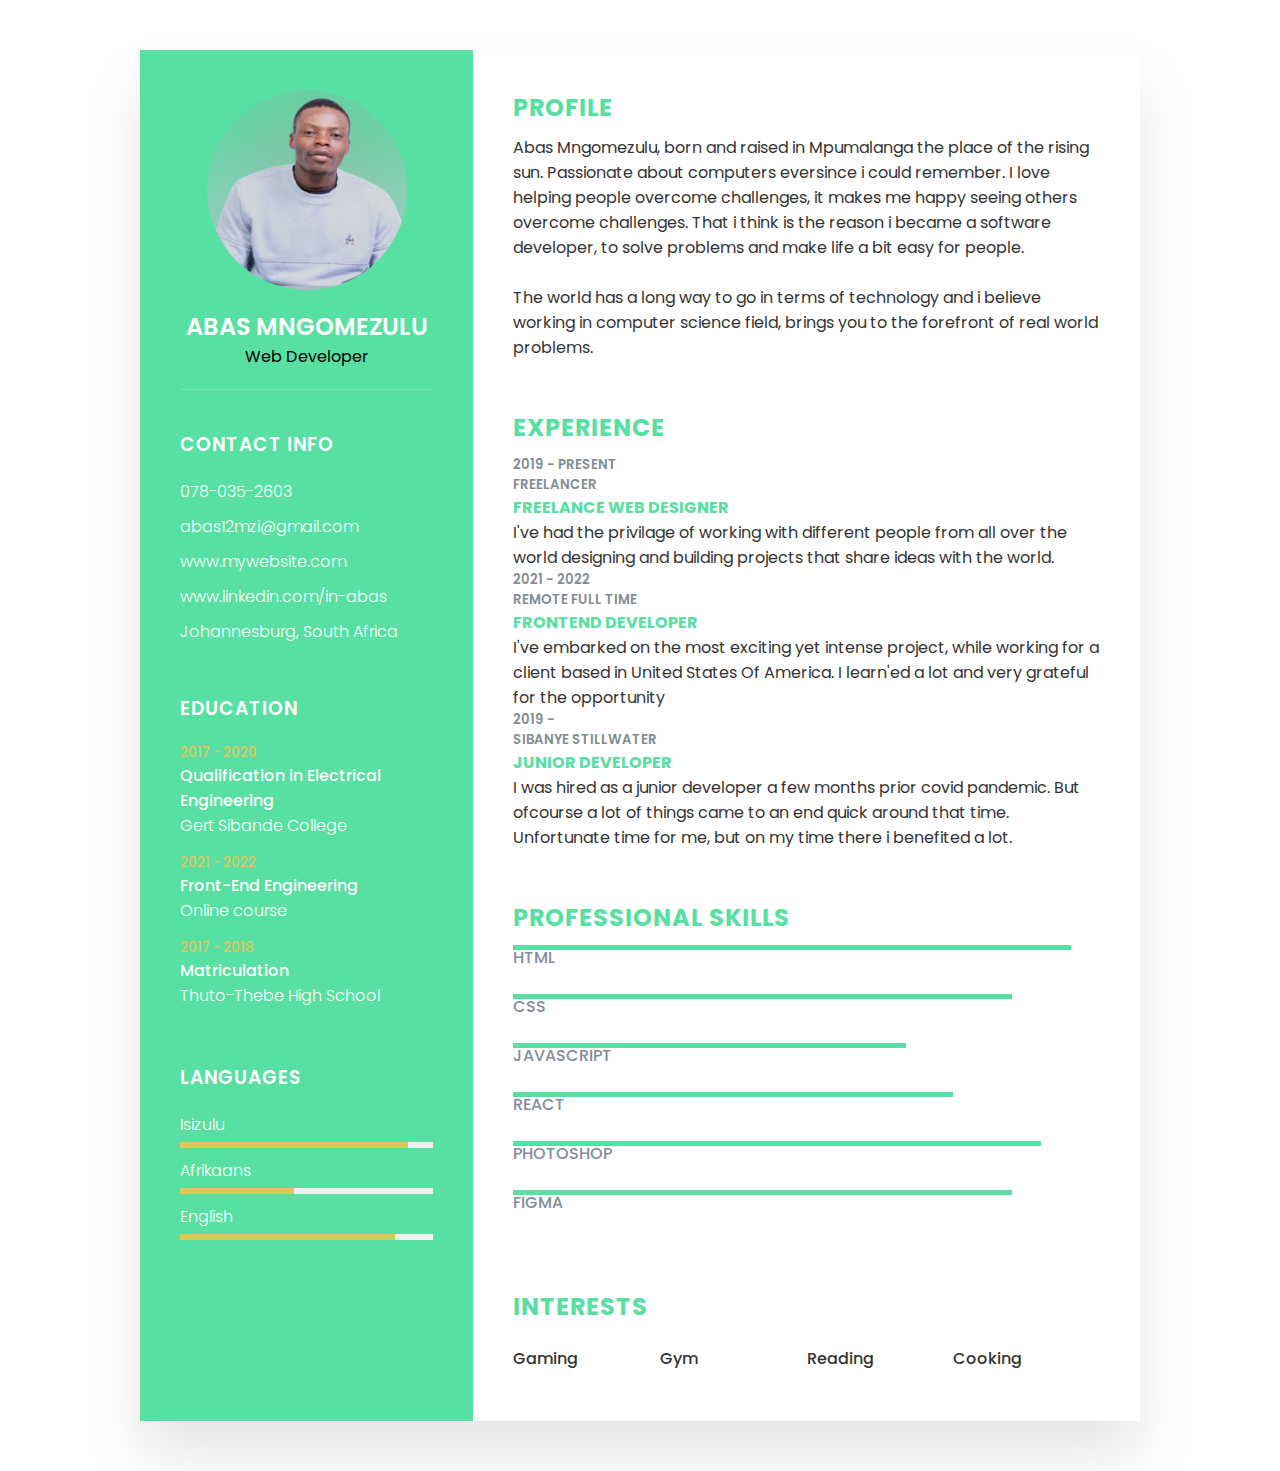
<file: assets/pdf/CV/CV.html>
<!DOCTYPE html>
<html lang="en">
<head>
    <meta charset="UTF-8">
    <meta http-equiv="X-UA-Compatible" content="IE=edge">
    <meta name="viewport" content="width=device-width, initial-scale=1.0">
    <link rel="stylesheet" href="https://unicons.iconscout.com/release/v4.0.8/css/line.css">
    <link rel="stylesheet" href="CV.css">
    <title>Responsive CV</title>
</head>
<body>
    <div class="container">
        <div class="left_side">
            <div class="profileText">
                <div class="imgBx">
                    <img src="perfil2.png" alt="">
                </div>
                <h2>Abas Mngomezulu</h2>
                <span>Web Developer</span>
            </div>
            <div class="contactInfo">
                <h3 class="title">Contact Info</h3>
                <ul>
                    <li>
                        <span class="icon"><i class="uil uil-phone"></i></span>
                        <span class="text">078-035-2603</span>
                    </li>
                    <li>
                        <span class="icon"><i class="uil uil-envelope"></i></span>
                        <span class="text">abas12mzi@gmail.com</span>
                    </li>
                    <li>
                        <span class="icon"><i class="uil uil-globe"></i></span>
                        <span class="text">www.mywebsite.com</span>
                    </li>
                    <li>
                        <span class="icon"><i class="uil uil-linkedin"></i></span>
                        <span class="text">www.linkedin.com/in-abas</span>
                    </li>
                    <li>
                        <span class="icon"><i class="uil uil-map-marker"></i></span>
                        <span class="text">Johannesburg, South Africa</span>
                    </li>
                </ul>
            </div>
            <div class="contactInfo education">
                <h3 class="title">Education</h3>
                <ul>
                    <li>
                        <h5>2017 - 2020</h5>
                        <h4>Qualification in Electrical Engineering</h4>
                        <h4>Gert Sibande College</h4>
                    </li>
                    <li>
                        <h5>2021 - 2022</h5>
                        <h4>Front-End Engineering</h4>
                        <h4>Online course</h4>
                    </li>
                    <li>
                        <h5>2017 - 2018</h5>
                        <h4>Matriculation</h4>
                        <h4>Thuto-Thebe High School</h4>
                    </li>
                </ul>
            </div>

            <div class="contactInfo language">
                <h3 class="title">Languages</h3>
                <ul>
                    <li>
                        <span class="text">Isizulu</span>
                        <span class="percent">
                            <div style="width: 90%;"></div>
                        </span>
                    </li>
                    <li>
                        <span class="text">Afrikaans</span>
                        <span class="percent">
                            <div style="width: 45%;"></div>
                        </span>
                    </li>
                    <li>
                        <span class="text">English</span>
                        <span class="percent">
                            <div style="width: 85%;"></div>
                        </span>
                    </li>
                </ul>
            </div>
        </div>
        <div class="right_side">
            <div class="about">
                <h2 class="title2">Profile</h2>
                <p> Abas Mngomezulu, born and raised in Mpumalanga the place of the rising sun. Passionate about computers
                    eversince i could remember. I love helping people overcome challenges, it makes me happy seeing others
                    overcome challenges. That i think is the reason i became a software developer, to solve problems and make 
                    life a bit easy for people.<br><br> The world has a long way to go in terms of technology and i believe
                    working in computer science field, brings you to the forefront of real world problems.
                </p>
            </div>
            <div class="about">
                <h2 class="title2">Experience</h2>
                <div class="box">
                    <div class="year_company">
                        <h5>2019 - Present</h5>
                        <h5>Freelancer</h5>
                    </div>
                    <div class="text">
                        <h4>Freelance Web Designer</h4>
                        <p>I've had the privilage of working with different people from all over the world designing
                            and building projects that share ideas with the world.</p>
                    </div>
                </div>

                <div class="box">
                    <div class="year_company">
                        <h5>2021 - 2022</h5>
                        <h5>Remote full time</h5>
                    </div>
                    <div class="text">
                        <h4>FrontEnd Developer</h4>
                        <p>I've embarked on the most exciting yet intense project, while working for a client based in
                            United States Of America. I learn'ed a lot and very grateful for the opportunity</p>
                    </div>
                </div>
                <div class="box">
                    <div class="year_company">
                        <h5>2019 -</h5>
                        <h5>Sibanye StillWater</h5>
                    </div>
                    <div class="text">
                        <h4>Junior Developer</h4>
                        <p>I was hired as a junior developer a few months prior covid pandemic. But ofcourse a lot of things came to an end
                            quick around that time. Unfortunate time for me, but on my time there i benefited a lot.
                        </p>
                    </div>
                </div>
            </div>

            <div class="about skills">
                <h2 class="title2">Professional Skills</h2>
                <div class="box">
                    <h4>Html</h4>
                    <div class="percent">
                        <div style="width: 95%;"></div>
                    </div>
                </div>
                <div class="box">
                    <h4>CSS</h4>
                    <div class="percent">
                        <div style="width: 85%;"></div>
                    </div>
                </div>
                <div class="box">
                    <h4>Javascript</h4>
                    <div class="percent">
                        <div style="width: 67%;"></div>
                    </div>
                </div>
                <div class="box">
                    <h4>React</h4>
                    <div class="percent">
                        <div style="width: 75%;"></div>
                    </div>
                </div>
                <div class="box">
                    <h4>Photoshop</h4>
                    <div class="percent">
                        <div style="width: 90%;"></div>
                    </div>
                </div>
                <div class="box">
                    <h4>Figma</h4>
                    <div class="percent">
                        <div style="width: 85%;"></div>
                    </div>
                </div>
            </div>
            <div class="interest">
                <h2 class="title2">Interests</h2>
                <ul>
                    <li><i class="uil uil-basketball"></i> Gaming</li>
                    <li><i class="uil uil-dumbbell"></i> Gym</li>
                    <li><i class="uil uil-book-open"></i> Reading</li>
                    <li><i class="uil uil-crockery"></i>Cooking</li>
                </ul>
            </div>
        </div>
    </div>
</body>
</html>
</file>
<file: assets/css/styles.css>
/* ----------------------- == GOOGLE FONTS == --------------------------------*/
@import url('https://fonts.googleapis.com/css2?family=Poppins:wght@400;500;600&display=swap');

/* ----------------------- == VARIABLE CSS == --------------------------------*/
:root{
    --header-height: 3rem;

/* ----------- == COLORS == -----------*/
/*------- == CHANGE COLOR == --------*/
    --hue-color: 142; /*Purple 250 - Green 142 - Blue 230 - Pink 340*/

/* ----- == HSL COLOR MODE == -----*/
    --first-color: hsl(var(--hue-color),69%, 61%);
    --first-color-second: hsl(var(--hue-color),69%, 61%);
    --first-color-alt: hsl(var(--hue-color),57%, 53%);
    --first-color-lighter: hsl(var(--hue-color),92%, 85%);
    --title-color: hsl(var(--hue-color),8%, 15%);
    --text-color-: hsl(var(--hue-color),8%, 45%);
    --text-color-light: hsl(var(--hue-color),8%, 65%);
    --input-color: hsl(var(--hue-color),70%, 96%);
    --body-color: hsl(var(--hue-color),60%, 99%);
    --container-color: #fff;
    --scroll-bar-color: hsl(var(--hue-color),12%, 90%);
    --scroll-thumb-color: hsl(var(--hue-color),12%, 80%);

/* ----- == Fonts and typography == -----*/
    --body-font: 'Poppins', sans-serif;
/* ---- .5rem = 8px, 1rem = 16px, 1.5rem = 24px ...  -----*/
    --big-font-size: 2rem;
    --h1-font-size: 1.5rem;
    --h2-font-size: 1.25rem;
    --h3-font-size: 1.125rem;
    --normal-font-size: .938rem;
    --small-font-size: .813rem;
    --smaller-font-size: .75rem;

/* ----- == Font Weight == -----*/
    --font-medium: 500;
    --font-semi-bold: 600;

    /* ----- == Margenes Bottom == -----*/
    /* ----- .25rem = 4px, .5rem = 8px, .75rem = 12px ... -----*/
    --mb-0-25: .25rem;
    --mb-0-5: .5rem;
    --mb-0-75: .75rem;
    --mb-1: 1rem;
    --mb-1-5: 1.5rem;
    --mb-2: 2rem;
    --mb-2-5: 2.5rem;
    --mb-3: 3rem;
    /* ----- == Margenes Bottom == -----*/
    --z-tooltip: 10;
    --z-fixed: 100;
    --z-modal: 1000;
}
 /* ----- == Font size for large devices == -----*/
@media screen and (min-width: 968px) {
    :root{
        --big-font-size: 3rem;
        --h1-font-size: 2.25rem;
        --h2-font-size: 1.5rem;
        --h3-font-size: 1.25rem;
        --normal-font-size: 1rem;
        --small-font-size: .875rem;
        --smaller-font-size: .813rem;
        }
}
/* ---------------- Variables Dark theme -----------------*/
body.dark-theme{
    /* ----- == HSL COLOR MODE == -----*/
    --first-color-second: hsl(var(--hue-color),30%, 8%);
    --title-color: hsl(var(--hue-color),8%, 95%);
    --text-color-: hsl(var(--hue-color),8%, 75%);
    --input-color: hsl(var(--hue-color),29%, 16%);
    --body-color: hsl(var(--hue-color),28%, 12%);
    --container-color: hsl(var(--hue-color), 29%, 16%);
    --scroll-bar-color: hsl(var(--hue-color),12%, 48%);
    --scroll-thumb-color: hsl(var(--hue-color),12%, 36%);
}
/* ------------------- Button Dark/Light ------------------*/
.nav__btn{
    display: flex;
    align-items: center;
}

.change-theme{
    font-size: 1.25rem;
    color: var(--title-color);
    margin-right: var(--mb-1);
    cursor: pointer;
}

.change-theme:hover{
    color: var(--first-color);
}
/* ------------------- BASE ------------------*/
*{
    box-sizing: border-box;
    margin: 0;
    padding: 0;
}
html{
    scroll-behavior: smooth;
}

body{
    margin: 0 0 var(--header-height) 0;
    font-family: var(--body-font);
    font-size: var(--normal-font-size);
    background-color: var(--body-color);
    color: var(--text-color);
}

h1,h2,h3,h4{
    color: var(--title-color);
    font-weight: var(--font-semi-bold);
}

ul{
    list-style: none;
}

a{
    text-decoration: none;
}

img{
    max-width: 100%;
    height: auto;
}
/* ------------------- REAUSABLE CSS CLASSES ------------------*/

.section{
    padding: 2rem 0 4rem;
}

.section__title{
    font-size: var(--h1-font-size);
}

.section__subtitle{
    display: block;
    font-size: var(--small-font-size);
    margin-bottom: var(--mb-3);
}

.section__title,
.section__subtitle{
    text-align: center;
}
/* ------------------- LAYOUT ------------------*/
.container{
    max-width: 768px;
    margin-left: var(--mb-1-5);
    margin-right: var(--mb-1-5);
}

.grid{
    display: grid;
    gap: 1.5rem;
}
.header{
    width: 100%;
    position: fixed;
    bottom: 0;
    left: 0;
    z-index: var(--z-fixed);
    background-color: var(--body-color);
}
/* ------------------- NAV ------------------*/
.nav {
    max-width: 968px;
    height: var(--header-height);
    display: flex;
    align-items: center;
    justify-content: space-between;
    background-color: var(--body-color);
    box-shadow: 0 -1px 4px rgba(0,0,0,.15);
    transition: .3s;
}
.nav__logo{
    letter-spacing: -4px;
    text-transform: capitalize;
    font-size: 1.6rem;
    font-weight: bold;
}
.nav__logo,
.nav__toggle {
    color: var(--title-color);
    font-weight: var(--font-medium);
}

.nav__logo:hover {
    color: var(--first-color);
}

.nav__toggle {
    font-size: 1.1rem;
    cursor: pointer;
}

.nav__toggle:hover {
    color: var(--first-color);
}

@media screen and (max-width:767px) {
    .nav__menu {
        position: fixed;
        bottom: -100%;
        left: 0;
        width: 100%;
        background-color: var(--body-color);
        padding: 2rem 1.5rem 4rem;
        box-shadow: 0 -1px 4px rgba(0,0,0,.15);
        border-radius: 1.5rem 1.5rem 0 0;
        transition: .3s;
    }
}

.nav__list {
    grid-template-columns: repeat(3, 1fr);
    gap: 2rem;
}

.nav__link {
    display: flex;
    flex-direction: column;
    align-items: center;
    font-size: var(--small-font-size);
    color: var(--title-color);
    font-weight: var(--font-medium);
}

.nav__link:hover {
    color: var(--first-color);
}

.nav__icon {
    font-size: 1.2rem;
}

.nav__close {
    position: absolute;
    right: 1.3rem;
    bottom: .5rem;
    cursor: pointer;
    color: var(--first-color);
}

.nav__close:hover {
    color: var(--first-color-alt);
}
/* ------- Show Menu ------*/
.show-menu {
    bottom: 0;
}
/* ------ Active Link -----*/
.active-link {
    color: var(--first-color);
}

/* -------- chnage the bacground header ---- */
.scroll-header {
    box-shadow: 0 -1px 4px rgba(0,0,0,.15);
}
/* ------------------- HOME ------------------*/
.home__container{
    gap: 1rem;
}

.home__content{
    grid-template-columns: .5fr 3fr;
    padding-top: 3.5rem;
    align-items: center;
}

.home__social{
    display: grid;
    grid-template-columns: max-content;
    row-gap: 1rem;
}

.home__social-icon{
    font-size: 1.25rem;
    color: var(--first-color);
}
.home__social-icon:hover{
    color: var(--first-color-alt);
}

.home__blob{
    width: 200px;
    fill: var(--first-color);
}

.home__blob-img{
    width: 220px;
    overflow: hidden;
}

.home__data{
    grid-column: 1/3;
}

.home__title{
    font-size: var(--big-font-size);
}
.home__subtitle{
    font-size: var(--h3-font-size);
    color: var(--text-color-);
    font-weight: var(--font-medium);
    margin-bottom: var(--mb-0-75);
}

.home__description{
    margin-bottom: var(--mb-2);
}
.home__scroll{
    display: none;
}

.home__scroll-button{
    color: var(--first-color);
    transition: .3s;
}

.home__scroll-button:hover{
    transform: translateY(.25rem);
}

.home__scroll-mouse{
    font-size: 2rem;
}

.home__scroll-name{
    font-size: var(--small-font-size);
    color: var(--title-color);
    font-weight: var(--font-medium);
    margin-right: var(--mb-0-25);
}

.home__scroll-arrow{
    font-size: 1.25rem;
}
/* ---=============== BUTTONS ============= --*/
.button{
    display: inline-block;
    background-color: var(--first-color);
    color: #fff;
    padding: 1rem;
    border-radius: .5rem;
    font-weight: var(--font-medium);
}

.button:hover{
    background-color: var(--first-color-alt);
}

.button__icon{
    font-size: 1.25rem;
    margin-left: var(--mb-0-5);
    transition: .3s;
}

.button--white{
    background-color: #fff;
    color: var(--first-color);
}

.button--white:hover{
    background-color: #fff;
}

.button--flex{
    display: inline-flex;
    align-items: center;
}

.button--small{
    padding: .75rem 1rem;
}

.button--link{
    padding: 0;
    background-color: transparent;
    color: var(--first-color);
}
.button--link:hover{
    background-color: transparent;
    color: var(--first-color-alt);
}
/* ------------------- ABOUT ------------------*/
.about__img{
    width: 200px;
    border-radius: .5rem;
    justify-self: center;
    align-self: center;
}

.about__description{
    text-align: center;
    margin-bottom: var(--mb-1-5);
}

.about__info{
    display: flex;
    justify-content: space-evenly;
    margin-bottom: var(--mb-1-5);
}

.about__info-title{
    font-size: var(--h2-font-size);
    font-weight: var(--font-semi-bold);
    color: var(--title-color);
}

.about__info-name{
    font-size: var(--smaller-font-size);
}

.about__info-title,
.about__info-name{
    display: block;
    text-align: center;
}

.about__buttons{
    display: flex;
    justify-content: center;
}


/* ------------------- SKILLS ------------------*/
/* ------------------- QUALIFICATION ------------------*/
.qualification__tabs{
    display: flex;
    justify-content: space-evenly;
    margin-bottom: var(--mb-2);
}

.qualification__button{
    font-size: var(--h3-font-size);
    font-weight: var(--font-medium);
    cursor: pointer;
}

.qualification__button:hover{
    color: var(--first-color);
}

.qualification__icon{
    font-size: 1.8rem;
    margin-right: var(--mb-0-25);
}

.qualification__data{
    display: grid;
    grid-template-columns: 1fr max-content 1fr;
    column-gap: 1.5rem;
}

.qualification__title{
    font-size: var(--normal-font-size);
    font-weight: var(--font-medium);
}

.qualification__subtitle{
    display: inline-block;
    font-size: var(--small-font-size);
    margin-bottom: var(--mb-1);
}

.qualification__calender{
    font-size: var(--smaller-font-size);
    color: var(--text-color-light);
}

.qualification__rounder{
    display: inline-block;
    width: 13px;
    height: 13px;
    background-color: var(--first-color);
    border-radius: 50%;
}

.qualification__line{
    display: block;
    width: 1px;
    height: 100%;
    background-color: var(--first-color);
    transform: translate(6px, -7px);
}

.qualification [data-content]{
    display: none;
}

.qualification__active[data-content]{
    display: block;
}

.qualification__button.qualification__active{
    color: var(--first-color);
}
/* ------------------- SERVICES ------------------*/
.services__container{
    gap: 1.5rem;
    grid-template-columns: repeat(2, 1fr);
}
.services__content{
    position: relative;
    background-color: var(--container-color);
    padding: 3.5rem .5rem 1.25rem 1.5rem;
    border-radius: .25rem;
    box-shadow: 0px 2px 4px rgba(0,0,0,.15);
    transition: .3s;
}
.services__content:hover{
    box-shadow: 0 4px 8px rgba(0,0,0,.15);
}

.services__icon{
    display: block;
    font-size: 1.5rem;
    color: var(--first-color);
    margin-bottom: var(--mb-1);
}

.services__title{
    font-size: var(--h3-font-size);
    margin-bottom: var(--mb-1);
    font-weight: var(--font-medium);
}

.services__button{
    cursor: pointer;
    font-size: var(--small-font-size);
    outline: none;
}

.services__button:hover .button__icon{
    transform: translateX(.25rem);
}

.services__modal{
    position: fixed;
    top: 0;
    left: 0;
    right: 0;
    bottom: 0;
    background-color: rgba(0,0,0,.5);
    display: flex;
    align-items: center;
    justify-content: center;
    padding: 0 1rem;
    z-index: var(--z-modal);
    opacity: 0;
    visibility: hidden;
    transition: .3s;
}

.services__modal-content{
    position: relative;
    background-color: var(--container-color);
    padding: 1.5rem;
    border-radius: .5rem;
}

.services__modal-services{
    row-gap: 1rem;
}

.services__modal-service{
    display: flex;
}

.services__modal--title{
    font-size: var(--h3-font-size);
    font-weight: var(--font-medium);
    margin-bottom: var(--mb-1-5);
}

.services__modal-close{
    position: absolute;
    top: 1rem;
    right: 1rem;
    font-size: 1.5rem;
    color: var(--first-color);
    cursor: pointer;
}

.services__modal-icon{
    color: var(--first-color);
    nav-right: var(--mb-0-25);
}

/* ============= ACTIVE MODAL ============ */
.active-modal{
    opacity: 1;
    visibility: visible;
}
/* =================== PORTFOLIO ================== */
.portfolio .section{
    overflow: initial;
}

.portfolio__content{
    margin-bottom: var(--mb-1-5);
}

.flex > img{
    width: 715px;
    border-radius: .5rem;
}
.portfolio__content .flex{
    display: grid;
    gap: 1.1rem;
}
.flex .grid{
    margin-bottom: var(--mb-1-5);
}

 .flex a{
    color: var(--first-color-alt);
    font-size: 1rem;
    transition: .3s;
}
.flex a:hover{
    color: var(--text-color-);
}


.flex .grid img{
    width: 520px;
    height: auto;
}
.flex p{
    color: var(--text-color-);
    text-align: center;
}

/* =================== PROJECT IN MIND ================== */
.project{
    text-align: center;
}

.project__bg{
    background-color: var(--first-color-alt);
    padding-top: 3rem;
}

.project__title{
    font-size: var(--h2-font-size);
    margin-bottom: var(--mb-0-75);
}

.project__description{
    margin-bottom: var(--mb-1-5);
}

.project__title,
.project__description{
    color: #fff;
}

.project__img{
    width: 200px;
    justify-self: center;
}

/* =================== TESTIMONIAL ================== */
.testimonial__data,
.testimonial__header{
    display: flex;
}

.testimonial__data{
    justify-content: space-between;
    margin: var(--mb-1);
}

.testimonial__img{
    width: 60px;
    height: 60px;
    border-radius: 50%;
    margin-right: var(--mb-0-75);
}

.testimonial__name{
    font-size: var(--h3-font-size);
    font-weight: var(--font-medium);
}

.testimonial__client{
    font-size: var(--small-font-size);
    color: var(--text-color-light);
}

.testimonial__description{
    margin-bottom: var(--mb-2-5);
}

.testimonial__icon-star{
    color: var(--first-color);
}

.swiper-container .swiper-pagination-testimonial{
    bottom: 0;
}
/* =================== Contact Me ================== */
.contact__container{
    row-gap: 3rem;
}

.contact__information{
    display: flex;
    margin-bottom: var(--mb-2);
}

.contact__icon{
    font-size: 2rem;
    color: var(--first-color);
    margin-right: var(--mb-0-75);
}

.contact__title{
    font-size: var(--h3-font-size);
    font-weight: var(--font-medium);
}

.contact__subtitle{
    font-size: var(--small-font-size);
    color: var(--text-color-light);
}

.contact__content{
    background-color: var(--input-color);
    border-radius: .5rem;
    padding: .75rem 1rem .25rem;
}

.contact__label{
    font-size: var(--smaller-font-size);
    color: var(--title-color);
}

.contact__input{
    width: 100%;
    background-color: var(--input-color);
    color: var(--text-color-);
    font-family: var(--body-font);
    font-size: var(--normal-font-size);
    border: none;
    outline: none;
    padding: .5rem .5rem .5rem 0;
}
/* =================== FOOTER ================== */
.footer{
    padding-top: 2rem;
}

.footer__container{
    row-gap: 3.5rem;
}

.footer__bg{
    background-color: var(--first-color-alt);
    padding: 2rem 0 3rem;
}

.footer__title{
    font-size: var(--h1-font-size);
    margin-bottom: var(--mb-0-25);
}

.footer__subtitle{
    font-size: var(--small-font-size);
}

.footer__links{
    display: flex;
    flex-direction: column;
    row-gap: 1.5rem;
}

.footer__links:hover{
    color: var(--first-color-lighter);
}

.footer__social{
    font-size: 1.25rem;
    margin-right: var(--mb-1-5);
}

.footer__social:hover{
    color: var(--first-color-lighter);
}

.footer__copy{
    font-size: var(--smaller-font-size);
    text-align: center;
    color: var(--text-color-light);
    margin-top: var(--mb-3);
}

.footer__title,
.footer__subtitle,
.footer__link,
.footer__social{
    color: #fff;
}

/* Scroll up */
.scrollup{
    position: fixed;
    right: 1rem;
    bottom: -20%;
    background-color: var(--first-color);
    opacity: .8;
    padding: 0 .3rem;
    border-radius: .4rem;
    z-index: var(--z-tooltip);
    transition: .4s;
}

.scrollup:hover{
    background-color: var(--first-color-alt);
}

.scrollup__icon{
    font-size: 1.5rem;
    color: #fff;
}

/* show scroll */
.show-scroll{
    bottom: 5rem;
}
/* -------------- Scroll Bar ----------- */

::-webkit-scrollbar{
    width: .60rem;
    background-color: var(--scroll-bar-color);
    border-radius: .5rem;
}

::-webkit-scrollbar-thumb{
    background-color: var(--scroll-thumb-color);
    border-radius: .5rem;
}

::-webkit-scrollbar-thumb:hover{
    background-color: var(--text-color-light);
}
/* ---------------------- MEDIA QUERIES ----------------*/
/* -----------For Small Devices ----------*/
@media screen and (min-width: 350px){
    .container{
        margin-left: var(--mb-1);
        margin-right: var(--mb-1);
    }
    .nav__menu{
        padding: 2rem .25rem 4rem;
    }
    .nav__list{
        column-gap: 0;
    }
    .home__content{
        grid-template-columns: .2fr 3fr;
    }
    .home__blob{
        width: 180px;
    }
    .skills__title{
        font-size: var(--normal-font-size);
    }
    .qualification__data{
        gap: .5rem;
    }
    .services__container{
        grid-template-columns: max-content;
        justify-content: center;
    }
    .services__content{
        padding-right: 3.5rem;
    }
    .services__modal{
        padding: 0 .5rem;
    }
    .portfolio__content .flex{
        display: grid;
        gap: .25rem;
    }
    .flex .grid{
        display: flex;
        align-items: center;
        justify-content: center;
    }
    .flex .grid img{
        margin-bottom: var(--mb-2-5);
        object-fit: cover;
    }
    .flex .grid p{
        margin-bottom: var(--mb-1);
    }
    .testimonial__data,
    .testimonial__header{
        flex-direction: column;
        align-items: center;
    }
    .testimonial__img{
        margin-right: 0;
        margin-bottom: var(--mb-0-25);
    }
    .testimonial__data,
    .testimonial__description{
        text-align: center;
    }
}
/* -----------For Medium Devices ----------*/
@media screen and (min-width:568px){
    .home__content{
        grid-template-columns: max-content 1fr 1fr;
    }
    .home__data{
        grid-column: initial;
    }
    .home__img{
        order: 1;
        justify-self: center;
    }
    .about__description{
        text-align: initial;
        margin-bottom: var(--mb-1);
    }
    .about__img{
        height: 293px;
        width: 360px;
        margin-bottom: var(--mb-2-5);
    }
    .about__container,
    .skills__container,
    .portfolio__content,
    .project__container,
    .contact__container,
    .footer__container{
        grid-template-columns: repeat(2,1fr);
    }
    .portfolio .section{
        overflow: hidden;
    }

    .portfolio__content{
        margin-bottom: var(--mb-1-5);
    }

    .flex .grid{
        margin-bottom: var(--mb-0-75);
    }

    .portfolio__content .flex{
        display: flex;
        flex-direction: row;
        justify-content: space-between;
        align-items: flex-end;
    }
    .flex img{
        width: 310px;
        margin-bottom: var(--mb-1-5);
    }

    .flex a{
        color: var(--first-color-alt);
        font-size: 1.25rem;
        transition: .3s;
    }
    .flex p{
        margin-bottom: var(--mb-1);
    }
    .qualification__sections{
        display: grid;
        grid-template-columns: .6fr;
        justify-content: center;
    }
}
@media screen and (min-width:768px){
    .container{
        margin-right: auto;
        margin-left: auto;
    }
    body{
        margin: 0;
    }
    .section{
        padding: 6rem 0 2rem;
    }
    .section__subtitle{
        margin-bottom: 4rem;
    }
    .header{
        top: 0;
        bottom: initial;
    }
    .header,
    .main,
    .footer__container{
        padding: 0 1rem;
    }
    .nav{
        height: calc(var(--header-height) + 1.5rem);
        column-gap: 1rem;
    }
    .nav__icon,
    .nav__close,
    .nav__toggle{
        display: none;
    }
    .nav__link {
        display: flex;
        flex-direction: column;
        align-items: center;
        font-size: var(--normal-font-size);
        color: var(--title-color);
        font-weight: var(--font-medium);
    }
    .nav__link:hover {
        color: var(--first-color);
    }
    .nav__list{
        display: flex;
        column-gap: 2rem;
    }
    .nav__menu{
        margin-left: auto;
    }
    .change-theme{
        margin: 0;
    }
    .home__container{
        row-gap: 5rem;
    }
    .home__content{
        padding-top: 5.5rem;
        column-gap: 2rem;
    }
    .home__blob{
        width: 270px;
    }
    .home__scroll{
        display: block;
    }
    .home__scroll-button{
        margin-left: 3rem;
    }

    .about__container{
        column-gap: 5rem;
    }
    .about__img{
        height: 35vh;
        width: 570px;
        margin-bottom: var(--mb-1-5);
    }
    .about__description{
        text-align: initial;
    }
    .about__info{
        justify-content: space-between;
    }
    .about__buttons{
        justify-content: initial;
    }

    .qualification__tabs{
        justify-content: center;
    }
    .qualification__button{
        margin: 0 var(--mb-1);
    }
    .qualification__sections{
        grid-template-columns: .5fr;
    }

    .services__container{
        grid-template-columns: repeat(3, 218px);
        justify-content: center;
    }
    .services__icon{
        font-size: 2rem;
    }
    .services__content{
        padding: 6rem 0 2rem 2.5rem;
    }
    .services__modal-content{
        width: 450px;
    }

    .portfolio .section{
        overflow: hidden;
    }


    .flex{
        margin-bottom: var(--mb-0-75);
    }

    .portfolio__content .flex{
        display: flex;
        flex-direction: row;
        justify-content: space-between;
        align-items: center;
    }
    .flex img{
        width: 380px;
        margin-bottom: var(--mb-1-5);
    }

    .flex a{
        color: var(--first-color-alt);
        font-size: 1rem;
        transition: .3s;
    }

    .project{
        text-align: initial;
    }
    .project__bg{
        background: none;
    }
    .project__container{
        background-color: var(--first-color-second);
        border-radius: 1rem;
        padding: 3rem 2.5rem 0;
        grid-template-columns: 1fr max-content;
        column-gap: 3rem;
    }
    .project__data{
        padding-top: .8rem;
    }

    .footer__container{
        grid-template-columns: repeat(3, 1fr);
    }
    .footer__bg{
        padding: 3rem 0 3.5rem;
    }
    .footer__links{
        flex-direction: row;
        column-gap: 2rem;
    }
    .footer__socials{
        justify-self: flex-end;
    }
    .footer__copy{
        margin-top: 4.5rem;
    }
}
/* -----------For Large Devices ----------*/
@media screen and (min-width: 1024px){

    .nav__link {
        position: sticky;
        display: flex;
        flex-direction: row;
        align-items: center;
        margin-bottom: -1rem;
        font-size: var(--normal-font-size);
        color: var(--title-color);
        font-weight: var(--font-medium);
    }
    
    .nav__link:hover {
        color: var(--first-color);
    }
    .header,
    .main,
    .footer__container{
        padding: 0;
    }
    .about__img{
        object-fit: cover;
        height: auto;
        width: 980px;
        border-radius: .5rem;
        margin-bottom: var(--mb-2);
    }
    .about__description{
        text-align: start;
    }
    .home__blob{
        width: 320px;
    }
    .home__social{
        transform: translateX(-6rem);
    }

    .services__container{
        grid-template-columns: repeat(3, 238px);
    }

    .portfolio__content{
        display: grid;
        grid-template-columns: max-content;
        gap: 1rem;
    }
    .portfolio__content .flex{
        display: flex;
        flex-direction: column;
        justify-content: space-around;
        align-items: center;
    }

    .flex img{
        width: 550px;
    }
    

    .contact__form{
        width: 460px;
    }
    .contact__inputs{
        grid-template-columns: repeat(1, 1fr);
    }
}
</file>
<file: Portfolio/Coffee Website/css/style.css>
@import url('http://fonts.googleapis.com/css?family=Poppins:300,400,400i,500,600,700&amp;display=swap');

:root{
    --main-color:#2f2721;
    --primary-color:#d3ad7f;
    --black:#13131a;
    --border: .1rem solid rgba(255,255,255,.3);
}

*{
    font-family: 'Poppins', sans-serif;
    margin: 0;
    padding: 0;
    box-sizing: border-box;
    outline: none;
    border: none;
    text-decoration: none;
    transition: .2s linear;
}

html{
    font-size: 62.5%;
    overflow-x: hidden;
    scroll-behavior: smooth;
}

html::-webkit-scrollbar{
    width: .8rem;
}

html::-webkit-scrollbar-track{
    background: transparent;
}

html::-webkit-scrollbar-thumb{
    background: var(--primary-color);
}

section{
    padding: 2rem 7%;
}

.heading{
    text-align: center;
    color: var(--primary-color);
    text-transform: uppercase;
    font-size: 4rem;
    margin-top: 5rem;
}

.btn{
    display: inline-block;
    margin-top: 1rem;
    padding: 1rem 3rem;
    font-size: 1.8rem;
    border: 0.1rem solid var(--primary-color);
    background: var(--primary-color);
    color: #fff;
    cursor: pointer;
    text-transform: capitalize;
}

.btn:hover{
    background: #fff6eb;
    color: var(--primary-color);
}

/* header */

.header{
    position: sticky;
    top: 0;
    left: 0;
    right: 0;
    background: var(--main-color);
    padding: 2rem 10%;
    display: flex;
    align-items: center;
    z-index: 1000;
}

.header .logo{
    margin-right: auto;
    font-size: 2.5rem;
    text-transform: capitalize;
    color: #fff;
    font-weight: bolder;
}

.header .logo i{
    color: #fff;
}

.header .navbar{
    position: relative;
}

.header .navbar #close-navbar{
    position: absolute;
    top: 1.5rem;
    right: 2rem;
    font-size: 4rem;
    cursor: pointer;
    color: #444;
    display: none;
}

.header .navbar a{
    margin-right: 2rem;
    font-size: 2rem;
    text-transform: capitalize;
    color: #fff;
}

.header .navbar a:hover{
    color: var(--primary-color);
}

.header .icons div{
    margin-left: 1.5rem;
    cursor: pointer;
    color: #fff;
    font-size: 2.5rem;
}

.header .icons div:hover{
    color: var(--primary-color);
}

.header #menu-btn{
    display: none;
}

/* end */

/* home */

.home{
    min-height: 100vh;
    display: flex;
    align-items: center;
    background: url(../image/background.jpg);
    background-size: cover;
    background-position: center;
}

.home .content{
    max-width: 60rem;
}

.home .content h3{
    font-size: 6rem;
    text-transform: uppercase;
    color: #fff;
    margin-bottom: 20px;
}

/* end */

/* about us */

.about{
    padding-top:50px;
    padding-bottom: 50px;
    background-image: url(../image/about-bg.png);
    background-repeat: repeat-y;
    background-position: center top;
}

.about .row{
    display: flex;
    align-items: center;
    flex-wrap: wrap;
}

.about .row .image{
    flex: 1 1 55rem;
}

.about .row .image img{
    width: 100%;
}

.about .row .content{
    flex: 1 1 45rem;
    padding: 8rem;
}

.about .row .content h3{
    font-size: 3rem;
    color: var(--main-color);
}

.about .row .content p{
    font-size: 1.6rem;
    color: #444;
    padding: 1rem 0;
    line-height: 1.8;
}

.line{
    margin-top: 35px;
    margin-bottom:35px;
    width: 100px;
    height: 3px;
    background: var(--primary-color);
}

/* end */

/* menu */

.menu .box-container{
    display: grid;
    grid-template-columns: repeat(auto-fit, minmax(30rem, 1fr));
    gap: 1.5rem;
}

.menu .box-container .box{
    padding: 5rem;
    text-align: center;
    background-color: var(--main-color);
    box-shadow: 0 0.5rem 1rem rgba(0, 0, 0, 0.1);
}

.menu .box-container .box img{
    height: 10rem;
}

.menu .box-container .box h3{
    color: #fff;
    font-size: 2rem;
    padding: 1rem 0;
}

.menu .box-container .box .price{
    color: #fff;
    font-size: 2.5rem;
    padding: .5rem 0;
}

.menu .box-container .box:hover{
    background-color: var(--primary-color);
}

.menu .box-container .box:hover > *{
    color: var(--black);
}

/* end */

/* contact */

.contact .row{
    display: -webkit-box;
    display: -ms-flexbox;
    display: flex;
    -webkit-box-align: center;
        -ms-flex-align: center;
            align-items: center;
    -ms-flex-wrap: wrap;
        flex-wrap: wrap;
    gap: 2rem;            
}

.contact .row .image{
    -webkit-box-flex: 1;
        -ms-flex: 1 1 40rem;
            flex: 1 1 40rem;
}

.contact .row .image img{
    width: 100%;
}

.contact .row form{
    -webkit-box-flex: 1;
        -ms-flex: 1 1 40rem;
            flex: 1 1 40rem;
    border: 0.1rem solid var(--main-color);
    padding: 2rem;        
}

.contact .row form h3{
    font-size: 2.5rem;
    text-align: center;
    color: var(--main-color);
    padding-bottom: 1rem;
    text-transform: uppercase;
}

.contact .row form .inputBox{
    display: flex;
    align-items: center;
    margin-top: 2rem;
    margin-bottom: 2rem;
    background: var(--main-color);
    border: var(--border);
}

.contact .row form .inputBox span{
    color: var(--primary-color);
    font-size: 2rem;
    padding-left: 2rem;
}

.contact .row form .inputBox input{
    width: 100%;
    padding: 2rem;
    font-size: 1.7rem;
    color: #fff;
    text-transform: none;
    background: none;
}

/* end */

/* Footer */

.footer{
    background: var(--main-color);
}

.footer .box-container{
    display: grid;
    grid-template-columns: repeat(auto-fit, minmax(25rem, 1fr));
    gap: 2rem;
    margin-top: 30px;
} 

.footer .box-container .box h3{
    font-size: 2.2rem;
    color: #fff;
    padding: 1rem 0;
}

.footer .box-container .box p{
    font-size: 1.5rem;
    line-height: 2;
    color: #ccc;
    padding: 1rem 0;
}

.footer .box-container .box .link{
    font-size: 1.7rem;
    line-height: 2;
    color: var(--primary-color);
    padding: .5rem 0;
    display: block;
}

.footer .box-container .box .link:hover{
    color: #ffaa42;
    text-decoration: underline;
}

.footer .credit{
    color: #fff;
    text-align: center;
    margin-top: 3rem;
    padding-top: 3rem;
    font-size: 2rem;
    text-transform: capitalize;
    border-top: 0.1rem solid var(--primary-color);
}

.footer .credit span{
    color: var(--primary-color);
}


/* media queries */

@media (max-width:991px){

    html{
        font-size: 55%;
    }

    .header{
        padding:2rem 5%;
    }

    section{
        padding:2rem;
    }

}

@media (max-width:768px){

    .header #menu-btn{
        display: inline-block;
    }

    .header .navbar{
        position: fixed;
        top: 0; right: -105%;
        width: 30rem;
        background: #fff;
        height: 100%;
        display: -webkit-box;
        display: -ms-flexbox;
        display: flex;
        -webkit-box-orient: vertical;
        -webkit-box-direction: normal;
                -ms-flex-flow: column;
                     flex-flow: column;
        -webkit-box-pack: center;
                -ms-flex-pack: center;
                   justify-content: center;
        z-index: 1200;                         
    }

    .header .navbar #close-navbar{
        display: block;
    }

    .header .navbar.active{
        box-shadow: 0 0 0 100vw rgba(0, 0, 0, 0.8);
        right: 0;
    }

    .header .navbar a{
        color: var(--black);
        display: block;
        margin: 1rem 0;
        text-align: center;
        font-size: 3rem;
    }

    .home{
        background-position: left;
        justify-content: center;
        text-align: center;
    }

    .home .content h3{
        font-size: 4rem;
    }
}

@media (max-width:450px){

    html{
        font-size: 50%;
    }

}
</file>
<file: Portfolio/food website/css/style.css>
@import url('https://fonts.googleapis.com/css2?family=Nunito:wght@200;300;400;600;700&display=swap');

:root{
  --red:#ff3838;
}

*{
  font-family: 'Nunito', sans-serif;
  margin:0; padding:0;
  box-sizing: border-box;
  outline: none; border:none;
  text-decoration: none;
  text-transform: capitalize;
  transition:all .2s linear;
}

*::selection{
  background:var(--red);
  color:#fff;
}

html{
  font-size: 62.5%;
  overflow-x: hidden;
  scroll-behavior: smooth;
  scroll-padding-top: 6rem;
}

body{
  background:#f7f7f7;
}

section{
  padding:2rem 9%;
}

.heading{
  text-align: center;
  font-size: 3.5rem;
  padding:1rem;
  color:#666;
}

.heading span{
  color:var(--red);
}

.btn{
  display: inline-block;
  padding:.8rem 3rem;
  border:.2rem solid var(--red);
  color:var(--red);
  cursor: pointer;
  font-size: 1.7rem;
  border-radius: .5rem;
  position: relative;
  overflow: hidden;
  z-index: 0;
  margin-top: 1rem;
}

.btn::before{
  content: '';
  position: absolute;
  top:0; right: 0;
  width:0%;
  height:100%;
  background:var(--red);
  transition: .3s linear;
  z-index: -1;
}

.btn:hover::before{
  width:100%;
  left: 0;
}

.btn:hover{
  color:#fff;
}

header{
  position: fixed;
  top:0; left: 0; right:0;
  z-index: 1000;
  display: flex;
  align-items: center;
  justify-content: space-between;
  background:#fff;
  padding:2rem 9%;
  box-shadow: 0 .5rem 1rem rgba(0,0,0,.1);
}

header .logo{
  font-size: 2.5rem;
  font-weight: bolder;
  color:#666;
}

header .logo i{
  padding-right: .5rem;
  color:var(--red);
}

header .navbar a{
  font-size: 2rem;
  margin-left: 2rem;
  color:#666;
}

header .navbar a:hover{
  color:var(--red);
}

#menu-bar{
  font-size: 3rem;
  cursor: pointer;
  color:#666;
  border:.1rem solid #666;
  border-radius: .3rem;
  padding:.5rem 1.5rem;
  display: none;
}

.home{
  display: flex;
  flex-wrap: wrap;
  gap:1.5rem;
  min-height: 100vh;
  align-items: center;
  background:url(../images/home-bg.jpg) no-repeat;
  background-size: cover;
  background-position: center;
}

.home .content{
  flex:1 1 40rem;
  padding-top: 6.5rem;
}

.home .image{
  flex:1 1 40rem;
}

.home .image img{
  width:100%;
  padding:1rem;
  animation:float 3s linear infinite;
}

@keyframes float{
  0%, 100%{
    transform: translateY(0rem);
  }
  50%{
    transform: translateY(3rem);
  }
}

.home .content h3{
  font-size: 5rem;
  color:#333;
}

.home .content p{
  font-size: 1.7rem;
  color:#666;
  padding:1rem 0;
}

.speciality .box-container{
  display: flex;
  flex-wrap: wrap;
  gap:1.5rem;
}

.speciality .box-container .box{
  flex:1 1 30rem;
  position: relative;
  overflow: hidden;
  box-shadow: 0 .5rem 1rem rgba(0,0,0,.1);
  border:.1rem solid rgba(0,0,0,.3);
  cursor: pointer;
  border-radius: .5rem;
}

.speciality .box-container .box .image{
  height:100%;
  width:100%;
  object-fit: cover;
  position: absolute;
  top:-100%; left:0;
}

.speciality .box-container .box .content{
  text-align: center;
  background:#fff;
  padding:2rem;
}

.speciality .box-container .box .content img{
  margin:1.5rem 0;
}

.speciality .box-container .box .content h3{
  font-size: 2.5rem;
  color:#333;
}

.speciality .box-container .box .content p{
  font-size: 1.6rem;
  color:#666;
  padding:1rem 0;
}

.speciality .box-container .box:hover .image{
  top:0;
}

.speciality .box-container .box:hover .content{
  transform: translateY(100%);
}

.popular .box-container{
  display: flex;
  flex-wrap: wrap;
  gap:1.5rem;
}

.popular .box-container .box{
  padding:2rem;
  background:#fff;
  box-shadow: 0 .5rem 1rem rgba(0,0,0,.1);
  border:.1rem solid rgba(0,0,0,.3);
  border-radius: .5rem;
  text-align: center;
  flex:1 1 30rem;
  position: relative;
}

.popular .box-container .box img{
  height:25rem;
  object-fit: cover;
  width:100%;
  border-radius: .5rem;
}

.popular .box-container .box .price{
  position: absolute;
  top:3rem; left:3rem;
  background:var(--red);
  color:#fff;
  font-size: 2rem;
  padding:.5rem 1rem;
  border-radius: .5rem;
}

.popular .box-container .box h3{
  color:#333;
  font-size: 2.5rem;
  padding-top: 1rem;
}

.popular .box-container .box .stars i{
  color:gold;
  font-size: 1.7rem;
  padding:1rem .1rem;
}

.steps{
  display: flex;
  flex-wrap: wrap;
  gap:1.5rem;
  padding:1rem;
}

.steps .box{
  flex:1 1 25rem;
  padding:1rem;
  text-align: center;
}

.steps .box img{
  border-radius: 50%;
  border:1rem solid #fff;
  box-shadow: 0 .5rem 1rem rgba(0,0,0,.1);
}

.steps .box h3{
  font-size: 3rem;
  color:#333;
  padding:1rem;
}

.gallery .box-container{
  display: flex;
  flex-wrap: wrap;
  gap:1.5rem;
}

.gallery .box-container .box{
  height:25rem;
  flex:1 1 30rem;
  border:1rem solid #fff;
  box-shadow: 0 .5rem 1rem rgba(0,0,0,.1);
  border-radius: .5rem;
  position: relative;
  overflow: hidden;
}

.gallery .box-container .box img{
  height:100%;
  width:100%;
  object-fit: cover;
}

.gallery .box-container .box .content{
  position: absolute;
  top:-100%; left:0;
  height: 100%;
  width:100%;
  background:rgba(255,255,255,.9);
  padding:2rem;
  padding-top: 5rem;
  text-align: center;
}

.gallery .box-container .box .content h3{
  font-size: 2.5rem;
  color:#333;
}

.gallery .box-container .box .content p{
  font-size: 1.5rem;
  color:#666;
  padding:1rem 0;
}

.gallery .box-container .box:hover .content{
  top:0;
}

.review .box-container{
  display: flex;
  flex-wrap: wrap;
  gap:1.5rem;
}

.review .box-container .box{
  text-align: center;
  padding:2rem;
  border:1rem solid #fff;
  box-shadow: 0 .5rem 1rem rgba(0,0,0,.3);
  border-radius: .5rem;
  flex:1 1 30rem;
  background:#333;
  margin-top: 6rem;
}

.review .box-container .box img{
  height: 12rem;
  width:12rem;
  border-radius: 50%;
  border:1rem solid #fff;
  margin-top: -8rem;
  object-fit: cover;
}

.review .box-container .box h3{
  font-size: 2.5rem;
  color:#fff;
  padding:.5rem 0;
}

.review .box-container .box .stars i{
  font-size: 2rem;
  color:var(--red);
  padding:.5rem 0;
}

.review .box-container .box p{
  font-size: 1.5rem;
  color:#eee;
  padding:1rem 0;
}

.order .row{
  padding:2rem;
  box-shadow: 0 .5rem 1rem rgba(0,0,0,.1);
  background:#fff;
  display: flex;
  flex-wrap: wrap;
  gap:1.5rem;
  border-radius: .5rem;
}

.order .row .image{
  flex:1 1 30rem;
}

.order .row .image img{
  height: 100%;
  width:100%;
  object-fit: cover;
  border-radius: .5rem;
}

.order .row form{
  flex:1 1 50rem;
  padding:1rem;
}

.order .row form .inputBox{
  display: flex;
  justify-content: space-between;
  flex-wrap: wrap;
}

.order .row form .inputBox input, .order .row form textarea{
  padding:1rem;
  margin:1rem 0;
  font-size: 1.7rem;
  color:#333;
  text-transform: none;
  border:.1rem solid rgba(0,0,0,.3);
  border-radius: .5rem;
  width:49%;
}

.order .row form textarea{
  width:100%;
  resize: none;
  height:15rem;
}

.order .row form .btn{
  background:none;
}

.order .row form .btn:hover{
  background:var(--red);
}

.footer{
  background:#000;
  text-align: center;
}

.footer .share{
  display: flex;
  gap:1.5rem;
  justify-content: center;
  flex-wrap: wrap;
}

.footer .credit{
  padding:2.5rem 1rem;
  color:#fff;
  font-weight: normal;
  font-size: 2rem;
}

.footer .credit span{
  color:var(--red);
}

#scroll-top{
  position: fixed;
  top:-120%;
  right:2rem;
  padding:.5rem 1.5rem;
  font-size: 4rem;
  background:var(--red);
  color:#fff;
  border-radius: .5rem;
  transition: 1s linear;
  z-index: 1000;
}

#scroll-top.active{
  top:calc(100% - 12rem)
}

.loader-container{
  position: fixed;
  top:0; left:0;
  z-index: 10000;
  background:#fff;
  display: flex;
  align-items: center;
  justify-content: center;
  height:100%;
  width:100%;
}

.loader-container.fade-out{
  top:-120%;
}














/* media queries  */

@media(max-width:991px){

  html{
    font-size: 55%;
  }

  header{
    padding:2rem;
  }

  section{
    padding:2rem;
  }

}

@media(max-width:768px){

  #menu-bar{
    display: initial;
  }

  header .navbar{
    position: absolute;
    top:100%; left: 0; right:0;
    background: #f7f7f7;
    border-top: .1rem solid rgba(0,0,0,.1);
    clip-path: polygon(0 0, 100% 0, 100% 0, 0 0);
  }

  header .navbar.active{
    clip-path: polygon(0 0, 100% 0, 100% 100%, 0% 100%);
  }

  header .navbar a{
    margin: 1.5rem;
    padding:1.5rem;
    display: block;
    border:.2rem solid rgba(0,0,0,.1);
    border-left:.5rem solid var(--red);
    background:#fff;
  }

}

@media(max-width:450px){

  html{
    font-size: 50%;
  }

  .order .row form .inputBox input{
    width:100%;
  }

}
</file>
<file: Portfolio/Project Pandent Light/style.css>
@import url('https://fonts.googleapis.com/css2?family=Epilogue:wght@200;400;600&display=swap');

:root{
    --primary-color: #eb3b5a;
    --light-color: #e7e7e7;
    --grey-color: #7c7c7c;
    --dark-color: #1c1c1c;
}
*{
    margin: 0;
    padding: 0;
}
*,::before, ::after{
    box-sizing: border-box;
}
body{
    font-family: 'Epilogue', sans-serif;
    font-size: 16px;
    font-weight: 400;
    line-height: 1.5;
    color: var(--dark-color);
    background-color: linear-gradient(115deg,#c8c8c8 0%,#f9f9f9 100%);
}
a{
    text-decoration: none;
    color: inherit;
}
ul{
    list-style: none;
}
img{
    max-width: 100%;
    vertical-align: middle;
}
.site{
    overflow: hidden;
}
.container{
    max-width: 1100px;
    margin: 0 auto;
    padding: 0 2em;
}
nav{
    position: relative;
    line-height: 45px;
}
nav, nav ul{
    display: flex;
    align-items: center;
    gap: 2em;
}
/* Hamburger Menu*/
.trigger{
    width: 30px;
    height: 30px;
}
.trigger span, .trigger span::before, .trigger span::after{
    width: 20px;
    height: 2px;
    background-color: var(--primary-color);
    display: block;
}
.trigger span{
    text-indent: -9999px;
    transform: translateY(8px);
    transition: background-color 0s .3s;
}
.trigger span::before, .trigger span::after{
    content: '';
    position: absolute;
    left: 0;
    width: 30px;
}
.trigger span::before{
    bottom: 10px;
    transition: bottom .3s .3s cubic-bezier(0.215, 0.610, 0.355, 1),
    transform .3s cubic-bezier(0.215, 0.610, 0.355, 1);
}
.trigger span::after{
    top: 10px;
    transition: top .3s .3s cubic-bezier(0.215, 0.610, 0.355, 1),
    transform .3s cubic-bezier(0.215, 0.610, 0.355, 1);
}

/* === LOGO === */
nav .logo a{
    font-size: 2em;
    font-weight: 400;
    margin-right: 1em;
    letter-spacing: -4px;
}
/* === MENU === */
nav ul{
    flex-direction: column;
    position: absolute;
    line-height: 40px;
    top: 0;
    left: 0;
    width: calc(100% + 4em);
    height: 100vh;
    padding: 5em 0;
    margin: 0 -2em;
    background-color: var(--dark-color);
    z-index: 1000;
    color: var(--light-color);
    transform: translateX(-100%);
    visibility: hidden;
    transition: transform .5s;
}
.showmenu ul{
    transform: translateX(0);
    visibility: visible;
}
.showmenu .trigger{
    z-index: 1001;
}
.showmenu .trigger span{
    background-color: transparent;
}
.showmenu .trigger span::before{
    bottom: 0;
    transform: rotate(-45deg);
    transition: bottom .3s cubic-bezier(0.215, 0.610, 0.355, 1),
                transform .3s .3s cubic-bezier(0.215, 0.610, 0.355, 1);
}
.showmenu .trigger span::after{
    top: 0;
    transform: rotate(45deg);
    transition: top .3s cubic-bezier(0.215, 0.610, 0.355, 1),
                transform .3s .3s cubic-bezier(0.215, 0.610, 0.355, 1);
}
nav ul li a{
    font-size: 1.75em;
    transition: color .3s;
}
nav ul li a:hover{
    color: var(--primary-color);
}
nav .cart-light{
    display: flex;
    justify-content: flex-end;
    flex-grow: 1;
    gap: 1em;
}
nav .cart-light .cart{
    position: relative;
    width: 30px;
    height: 30px;
    display: flex;
    padding: 5px;
    background-color: var(--grey-color);
    border-radius: 50%;
    transition: background-color .3s;
}
nav .cart-light .cart:hover{
    background-color: var(--dark-color);
}
nav .cart-light .cart span{
    position: absolute;
    left: -15px;
    top: -7px;
    width: 15px;
    height: 15px;
    line-height: 1;
    background-color: rgb(235 59 90 / 20%);
    border-radius: 3px;
    display: flex;
    align-items: center;
    justify-content: center;
    font-size: 9px;
    color: var(--primary-color);
}
nav .cart-light .cart svg{
    fill: var(--light-color);
}
nav .cart-light .t-light{
    width: 30px;
    height: 30px;
    display: flex;
    position: relative;
    border-radius: 20px;
}
nav .cart-light .t-light:hover svg{
    fill: var(--grey-color);
}
nav .cart-light .t-light::before, nav .cart-light .t-light::after{
    content: '';
    position: absolute;
    width: 40px;
    height: 40px;
    background-color: var(--primary-color);
    border-radius: 50%;
    z-index: -1;
    left: -9px;
    top: -4px;
    transform: scale(0);
    transition: transform .3s;
}
.turnon .cart-light .t-light::before{
    transform: scale(1);
}
.turnon .cart-light .t-light::after{
    transform: scale(1.4);
    opacity: .2;
}
.turnon .cart-light .t-light svg, .turnon .cart-light .t-light:hover{
    fill: white;
}
/* the svg in small sive*/
svg{
    width: 20px;
}

/* === SECTION === */
section .hero{
    display: flex;
    flex-direction: column-reverse;
}
section :where(.left, .right){
    flex: 1 0 50%;
    display: flex;
    align-items: center;
    justify-content: center;
}
section .left{
    flex-direction: column;
    align-items: flex-start;
    gap: 2em;
    padding: 5em 0 5em;
}
section .left h1{
    font-size: 2.5em;
    font-weight: 200;
}
section .left p{
    color: var(--grey-color);
}
section .left button{
    position: relative;
    border: none;
    outline: none;
    line-height: 46px;
    padding: 0 2em;
    background-color: var(--primary-color);
    color: var(--light-color);
    border-radius: 24px;
    box-shadow: rgb(235 59 90 / 30%) 0 40px 36px -7px;
    cursor: pointer;
}
section .left button::before{
    content: '';
    position: absolute;
    width: calc(100% + 16px);
    height: calc(100% + 16px);
    background-color: var(--primary-color);
    left: -8px;
    top: -8px;
    border-radius: 40px;
    opacity: .2;
    z-index: -1;
    transform: scale(0);
    transition: transform .3s;
}
section .left button:hover::before{
    transform: scale(1);
}

section .right{
    padding: 8em 0 0;
    align-items: flex-end;
    margin-left: -5em;
}
section .right .lamp{
    position: relative;
    max-width: 320px;
}
section .right .lamp img{
    transform: scaleX(-1);
}
section .right .lamp .line{
    position: absolute;
    width: 4px;
    height: 300px;
    top: -111%;
    left: 26%;
    background-color: var(--grey-color);
    border-left: 2px solid #686868;
    z-index: -1;
}
section .right .lamp .line:nth-child(2){
    left: 53%;
}
section .shade{
    position: relative;
}
section .shade span{
    display: none;
}
.turnon .shade span{
    display: block;
}
section .shade span:nth-child(1){
    position: absolute;
    left: 67px;
    top: -38px;
    width: 213px;
    height: 200px;
    background: linear-gradient(180deg, #ffa528 0%, transparent 100%);
    transform: perspective(10px) rotateX(2deg);
    opacity: .35;
}
section .shade span:nth-child(2){
    position: absolute;
    left: 4px;
    top: -132px;
    width: 165px;
    height: 200px;
    background: linear-gradient(180deg, #ff6d28 0%, transparent 100%);
    transform: perspective(10px) rotateX(3deg);
    opacity: .35;
    mix-blend-mode: plus-lighter;
}

/* === COURESEL === */
.carousel{
    position: relative;
}
.carousel .row{
    margin: 0 -1.5em;
}
.carousel .swiper{
    padding: 0 0 4em;
}
.carousel ul li{
    padding: 0 1.5em;
}
.carousel .product{
    position: relative;
    background-color: white;
    padding: 1.5em;
    border: 1px solid var(--primary-color);
    border-radius: 15px;
}
.carousel .product .detail{
    padding-right: 110px;
    display: flex;
    flex-direction: column;
    gap: 1em;
    position: absolute;
    top: 1.5em;
    left: 1.5em;
    width: calc(100% - 3em);
}
.carousel .product .thumbnail{
    position: relative;
    width: 110px;
    height: auto;
    margin-left: auto;
}
.carousel .product .rating{
    width: 70px;
    height: 14px;
    background: url([data-uri]);
    background-size: contain;
    background-position: left;
    background-repeat: repeat;
    margin: auto;
    padding-top: 14px;
}
.carousel :where(li:nth-child(2), li:nth-child(4), li:nth-child(5)) .product .rating{
    width: 56px;
}
.carousel .product h3{
    font-size: 0.8em;
    font-weight: 600;
    line-height: 1.4;
    transition: color .3s;
}
.carousel .product h3:hover{
    color: var(--primary-color);
}
.carousel .product .prices{
    font-size: 1.25em;
    font-weight: 600;
}
.carousel .dots{
    display: flex;
    justify-content: center;
    align-items: center;
}
.carousel .dots span{
    width: 30px;
    height: 30px;
    border-radius: 15px;
    display: block;
    position: relative;
    background-color: white;
    border: 10px solid var(--light-color);
    outline: 0;
    opacity: 1;
}
.carousel .dots .swiper-pagination-bullet-active {
    width: 50px;
    background-color: var(--primary-color);
    transition: width .3s, background-color .3s;
}



@media screen and (min-width: 481px){
    section .right{
        align-self: unset;
        margin: 0;
    }
}

@media screen and (min-width: 768px){
    body{
        height: 100vh;
    }
    nav .trigger{
        display: none;
    }
    nav ul{
        display: flex;
        position: relative;
        background: none;
        line-height: inherit;
        width: auto;
        flex-direction: row;
        height: auto;
        padding: 0;
        margin: 0;
        color: inherit;
        visibility: visible;
        transform: none;
    }
    nav ul li a{
        font-size: 13px;
    }
    nav .cart-light{
        justify-content: space-between;
    }
    nav .cart-light .cart span{
        right: -15px;
        left: auto;
    }
    section .hero{
        flex-direction: row;
    }
    section .left{
        padding: 10em 5em 10em 0;
    }
    section .right{
        padding: 0 0 10em;
    }
}
</file>
<file: assets/pdf/CV/CV.css>
@import url('https://fonts.googleapis.com/css?family=Poppins:200,300,400,500,600,700,800,900&display=swap');
*{
    margin: 0;
    padding: 0;
    box-sizing: border-box;
    font-family: 'Poppins', sans-serif;
}
body{
    background-color: white;
    display: flex;
    justify-content: center;
    align-items: center;
    min-height: 100vh;
}
.container{
    position: relative;
    width: 100%;
    max-width: 1000px;
    min-height: 1000px;
    background-color: rgb(216, 216, 216);
    margin: 50px;
    display: grid;
    grid-template-columns: 1fr 2fr;
    box-shadow: 0 35px 55px rgba(0,0,0,0.1);
}
.container .left_side{
    position: relative;
    background-color: hsl(153,69%, 61%);
    padding: 40px;
}
.profileText{
    position: relative;
    display: flex;
    flex-direction: column;
    align-items: center;
    padding-bottom: 20px;
    border-bottom: 1px solid rgba(255,255,255,0.2);
}
.profileText .imgBx{
    position: relative;
    width: 200px;
    height: 200px;
    border-radius: 50%;
    overflow: hidden;
}
.profileText .imgBx img{
    position: absolute;
    top: 0;
    left: 0;
    width: 100%;
    height: 100%;
    object-fit: cover;
}
.profileText h2{
    color: white;
    font-size: 1.5em;
    margin-top: 20px;
    text-transform: uppercase;
    text-align: center;
    font-weight: 600;
    line-height: 1.4em;
}
.profileText h2 span{
    color: #848c90;
    font-size: 0.9em;
    font-weight: 300;
    text-transform: capitalize;
}
.contactInfo{
    padding-top: 40px;
}
.title{
    color: white;
    text-transform: uppercase;
    font-weight: 600;
    letter-spacing: 1px;
    margin-bottom: 20px;
}
.contactInfo ul{
    position: relative;
}
.contactInfo ul li{
    position: relative;
    list-style: none;
    margin: 10px 0;
    cursor: pointer;
}
.contactInfo .title ul li .icon{
    display: inline-block;
    width: 30px;
    font-size: 18px;
    color: hsl(142,69%, 61%);
}
.contactInfo ul li span{
    color: white;
    font-weight: 300;
}
.contactInfo.education li{
    margin-bottom: 15px;
}
.contactInfo.education h5{
    color: hsl(48,69%, 61%);
    font-weight: 500;
}
.contactInfo.education h4:nth-child(2){
    color: white;
    font-weight: 500;
}
.contactInfo.education h4{
    color: white;
    font-weight: 300;
}

.contactInfo.language .percent{
    position: relative;
    width: 100%;
    height: 6px;
    background-color: #f0f0f0;
    display: block;
    margin-top: 5px;
}
.contactInfo.language .percent div{
    position: absolute;
    top: 0;
    left: 0;
    height: 100%;
    background-color: hsl(48,69%, 61%)
}
/* Right side */

.container .right_side{
    position: relative;
    background-color: white;
    padding: 40px;
}
.about{
    margin-bottom: 50px;
}
.about:last-child{
    margin-bottom: 0;
}
.title2{
    color: hsl(153,69%, 61%);
    text-transform: uppercase;
    letter-spacing: 1px;
    margin-bottom: 10px;
}
p{
    color: #333;
}
.about.box{
    display: flex;
    flex-direction: row;
    margin: 20px 0;
}
.about .box .year_company{
    min-width: 150px;
}
.about .box .year_company h5{
    text-transform: uppercase;
    color: #848c90;
    font-weight: 600;
}
.about .box .text h4{
    text-transform: uppercase;
    color: hsl(153,69%, 61%);
    font-size: 16px;
}
.skills .box{
    position: relative;
    width: 100%;
    display: grid;
    grid-template-columns: 150px 1fr;
    justify-content: center;
    align-items: center;
}
.skills .box h4{
    text-transform: uppercase;
    color: #848c99;
    font-weight: 500;
    margin-bottom: 1.5rem;
}
.skills .box h4 .percent{
    position: relative;
    width: 100%;
    height: 10px;
    background-color: #f0f0f0;
}
.skills .box .percent div{
    position: absolute;
    top: 0;
    left: 0;
    height: 5px;
    background-color: hsl(153,69%, 61%);
}
.interest ul{
    display: grid;
    grid-template-columns: repeat(4,1fr);
}
.interest ul li{
    list-style: none;
    color: #333;
    font-weight: 500;
    margin: 10px 0;
}
.interest ul li i{
    color: hsl(153,69%, 61%);
    font-size: 18px;
    width: 20px;
}

@media screen and (max-width: 1000px){
    .container{
        margin: 10px;
        grid-template-columns: repeat(1,1fr);
    }
    .interest ul{
        grid-template-columns: repeat(2,1fr);
    }
}

@media screen and (max-width: 600px){
    .about .box{
        flex-direction: column;
    }
    .about .box .year_company{
        margin-bottom: 5px;
    }
    .interest ul{
        grid-template-columns: repeat(1,1fr);
    }
    .skills .box{
        grid-template-columns: repeat(1,1fr);
    }
}
</file>
